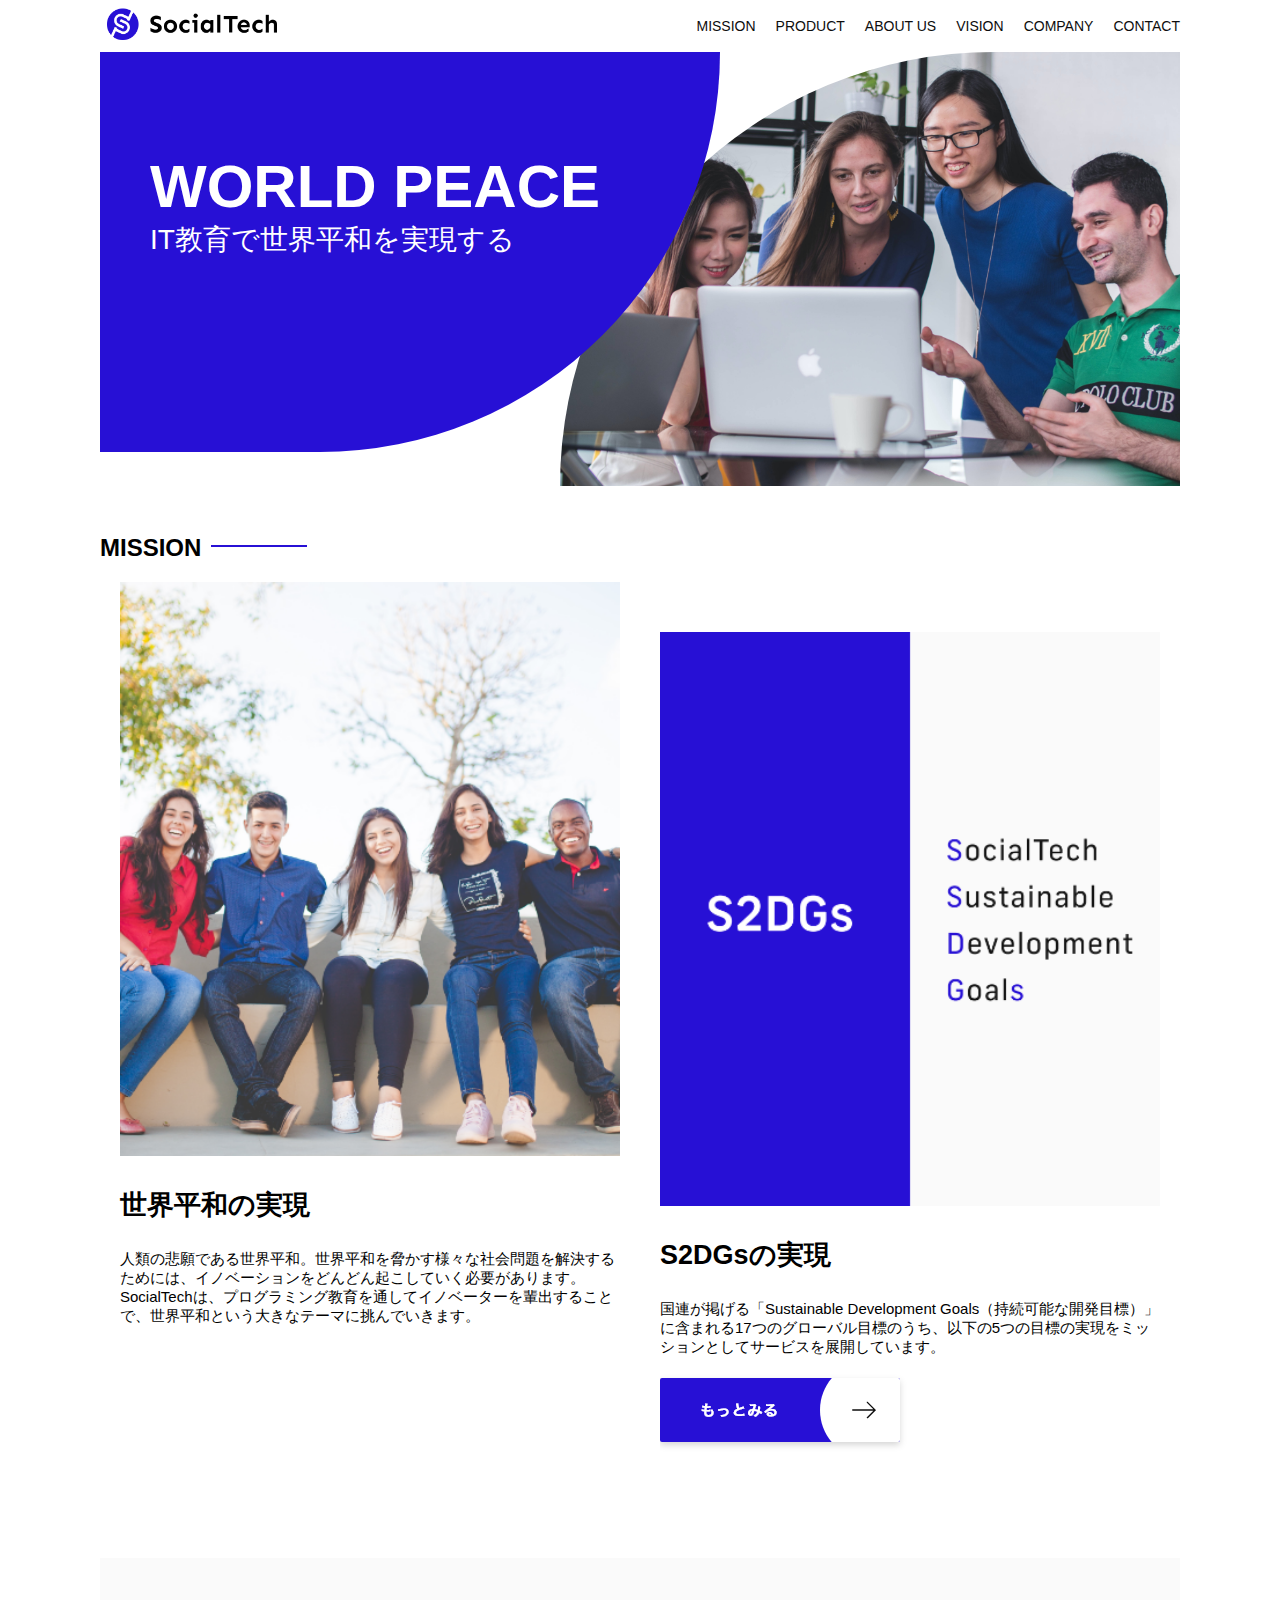
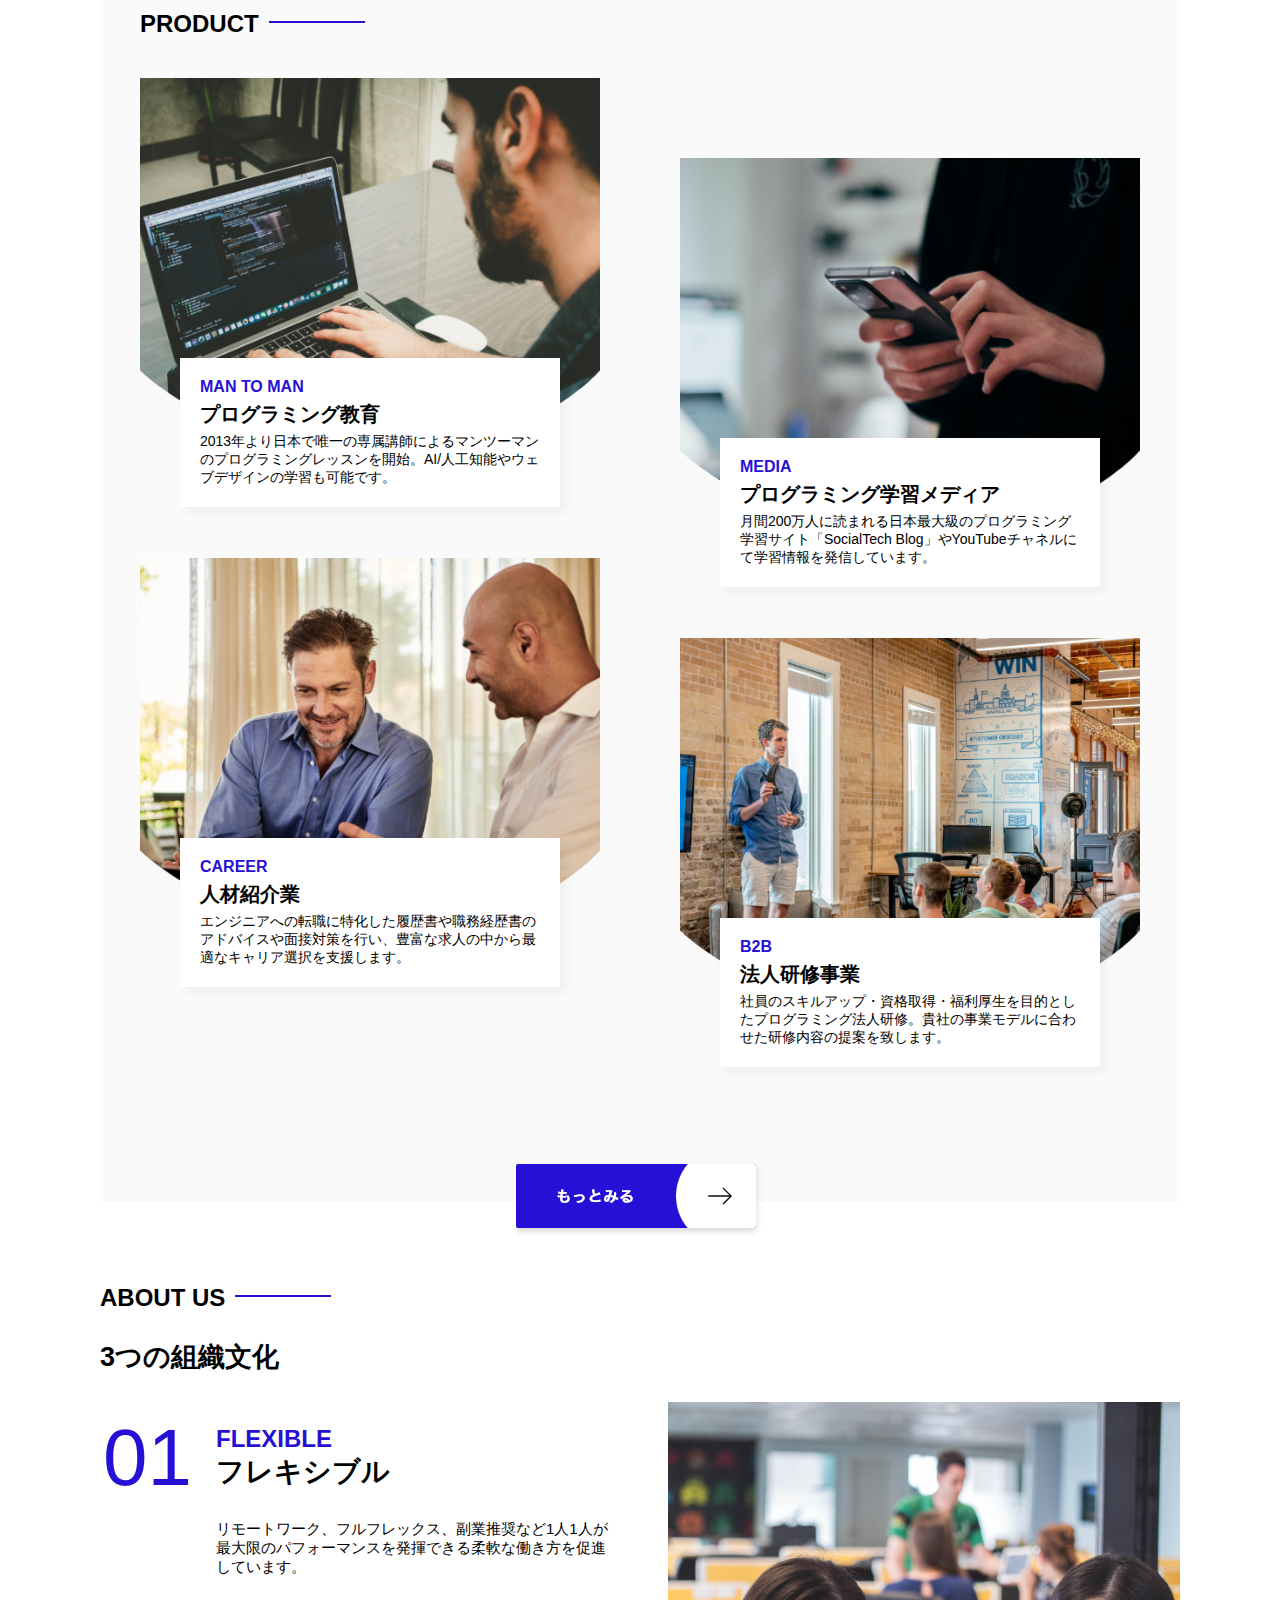
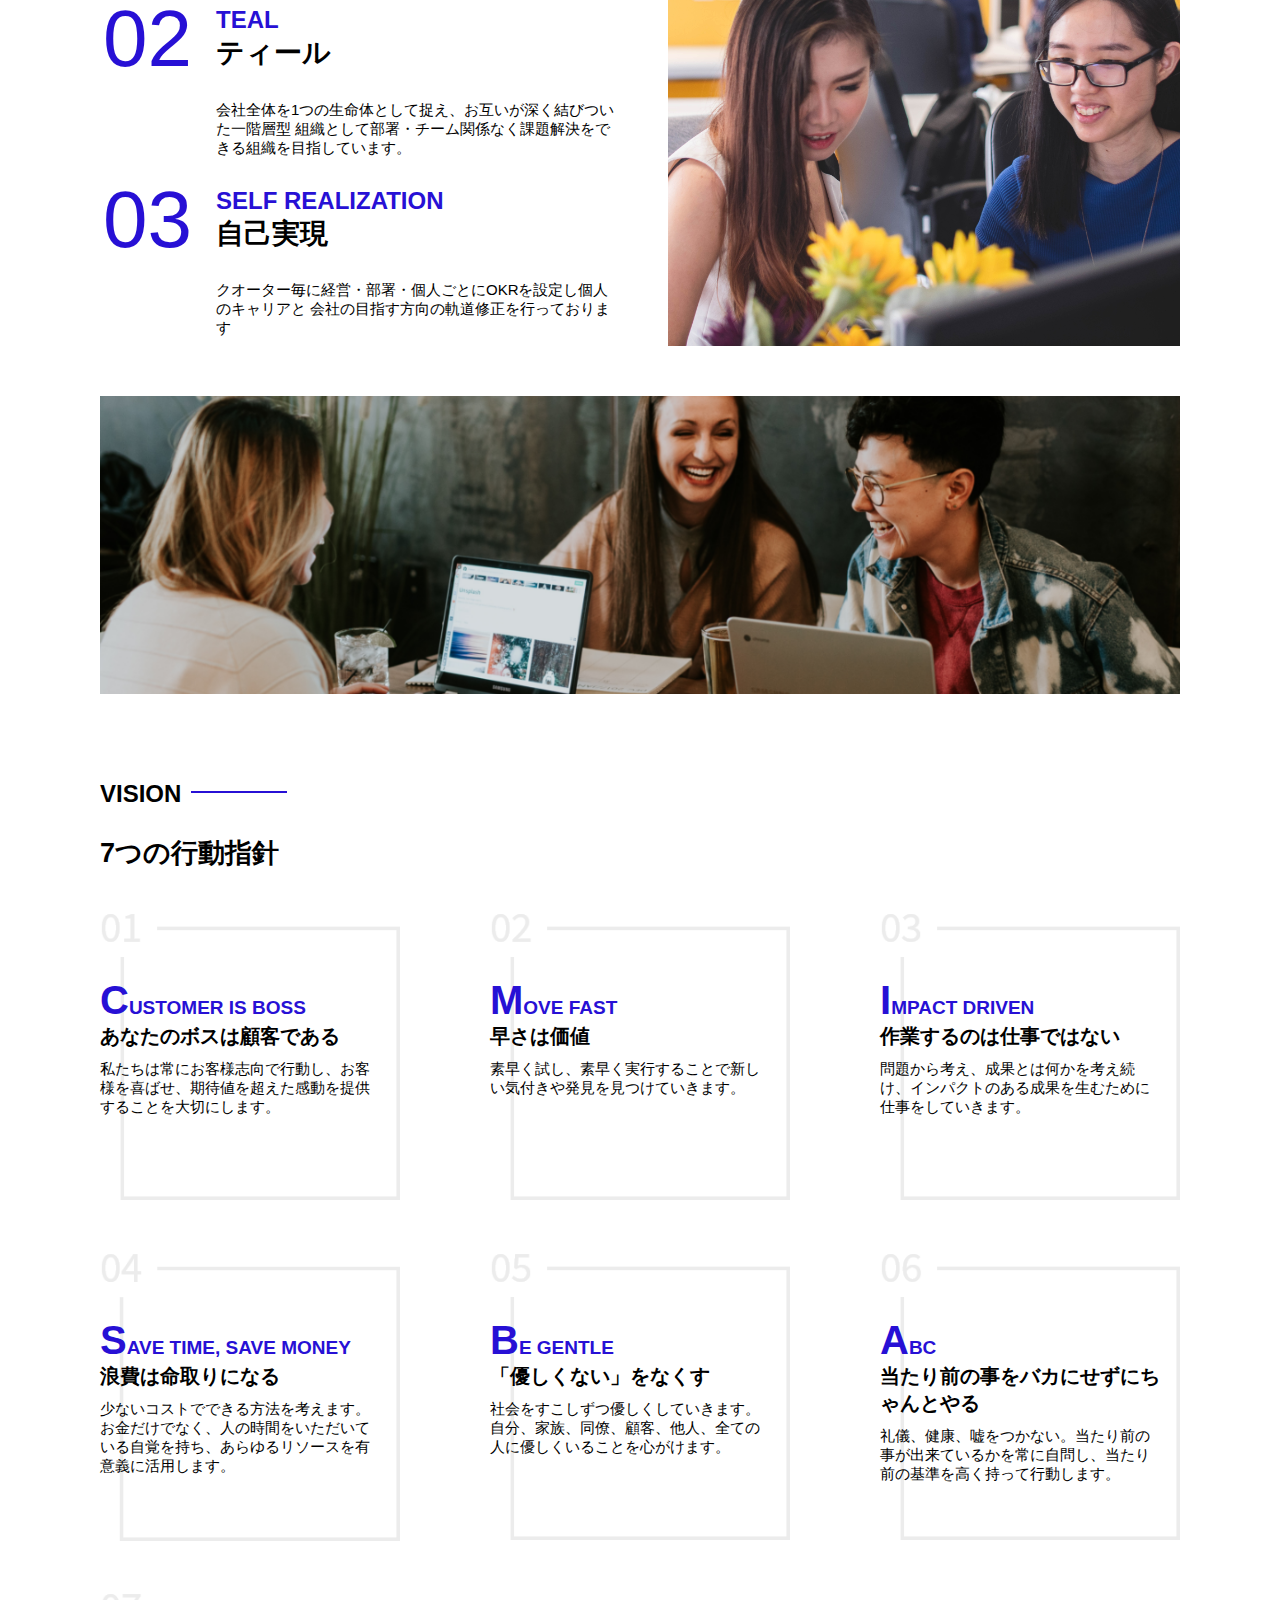
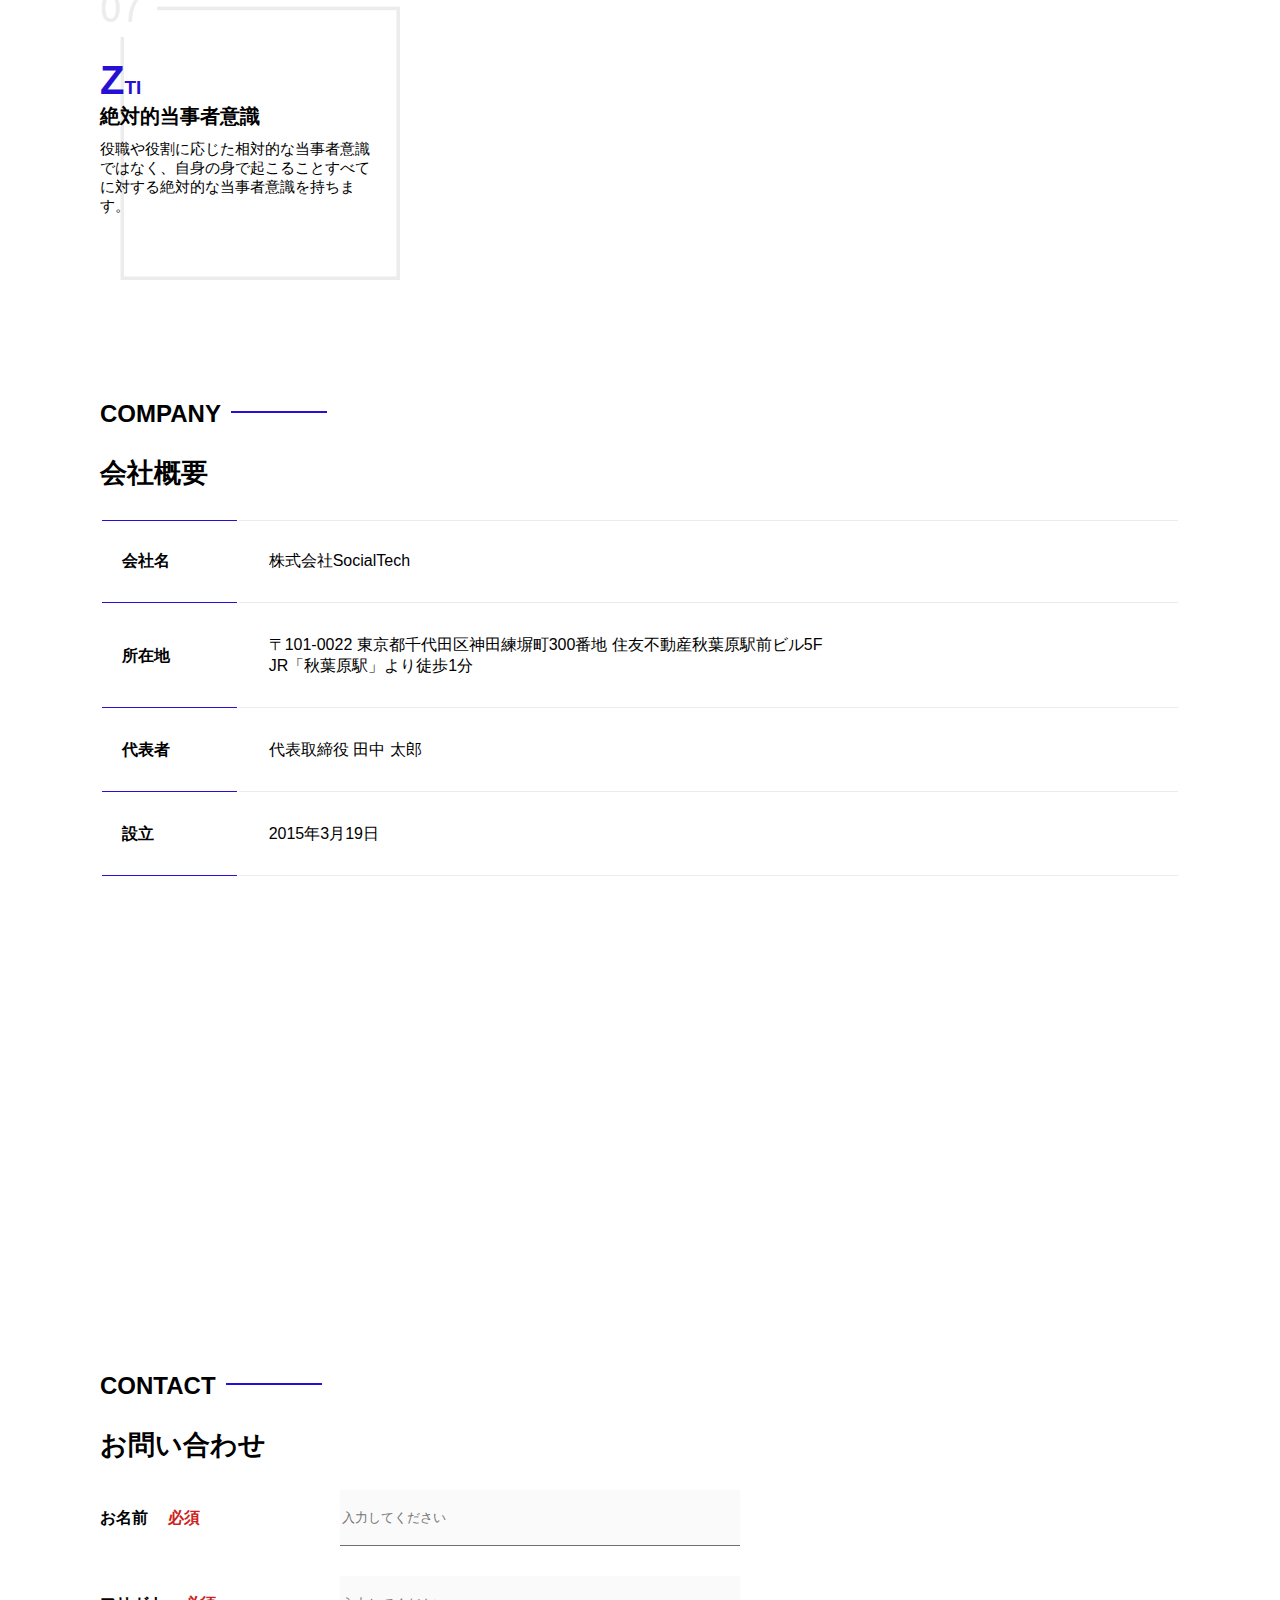
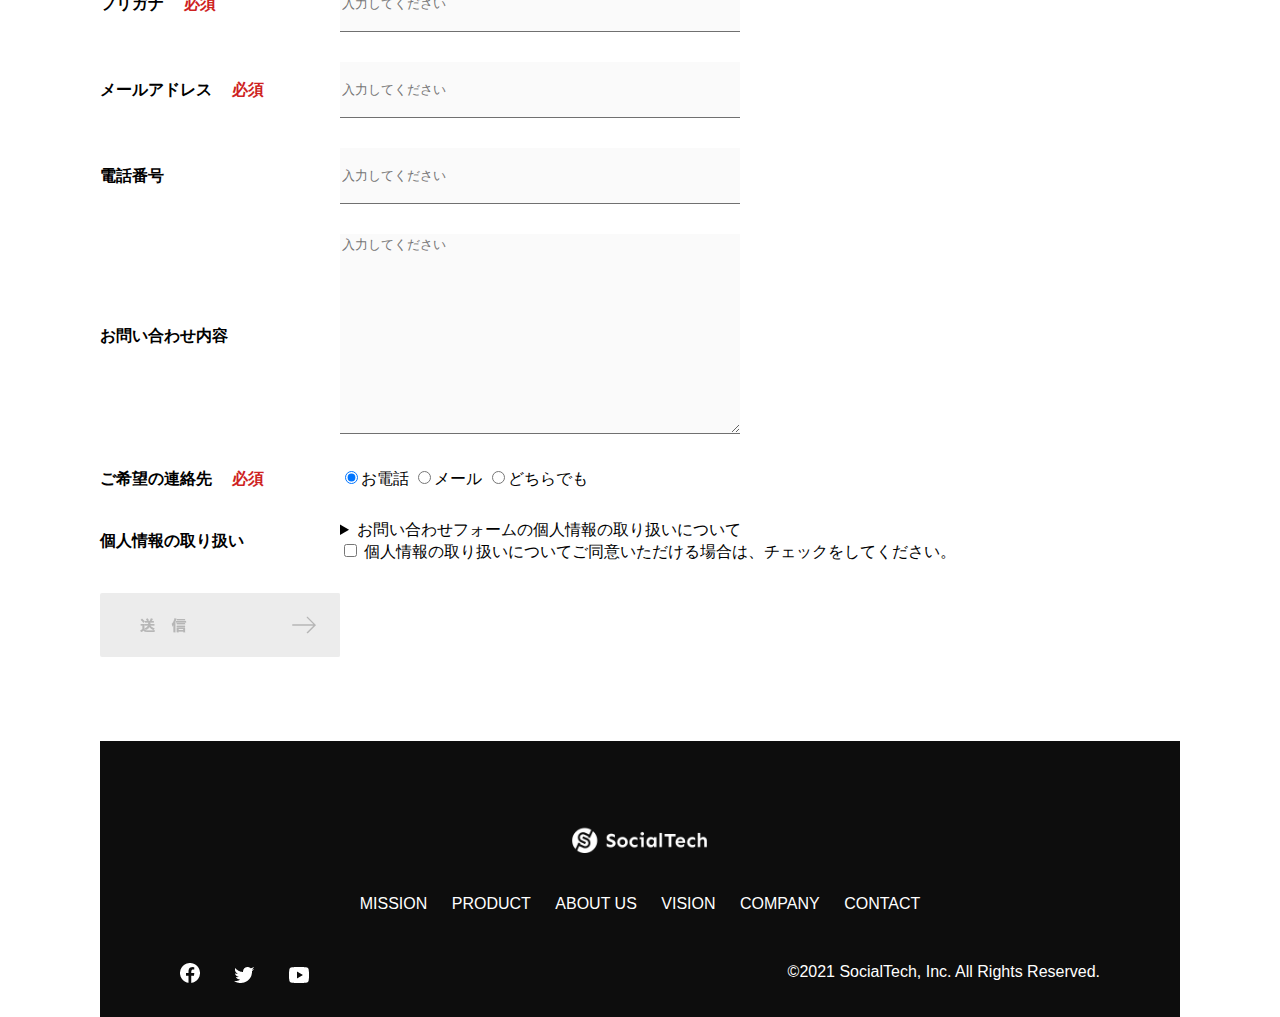
<file: SOCIALTECH2/index.html>
<!DOCTYPE html>
<html>
    <head>
        <body>
            <title>SocialTech</title>
            <meta charset="UTF-8">
            <meta name="description" content="SocialTechはEdTech業界のリーディングカンパニーを目指します。">
            <meta name="viewport" content="width=device-width, initial-scale=1.0">
            <link rel="stylesheet" href="style.css">
        </body>
        <!-- ヘッダー -->
        <header>
            <div>
                <div id="logo">
                    <a href="index.html"><img src="images/logo.png" alt="SocialTechロゴ"></a> 
                </div>
                <!-- PC用ナビゲーション -->
                <nav id="nav-pc">
                    <ul>
                        <li><a href="mission.html">MISSION</a></li>
                        <li><a href="product.html">PRODUCT</a></li>
                        <li><a href="index.html#aboutus">ABOUT US</a></li>
                        <li><a href="index.html#vision">VISION</a></li>
                        <li><a href="index.html#company">COMPANY</a></li>
                        <li><a href="index.html#contact">CONTACT</a></li>
                    </ul>
                </nav> 
                <!-- スマホ用メニューボタン -->
                <img id="menu-sp" src="images/button-menu.png" alt="ナビゲーションを開く" onclick="document.getElementById('nav-sp').style.display = 'block'">   
                <!-- スマホ用ナビゲーション -->
                <nav id="nav-sp">
                    <img id="close" src="images/button-close.png" alt="ナビゲーションを閉じる" onclick="document.getElementById('nav-sp').style.display= 'none'">
                    <a id="logo-sp" href="index.html" onclick="document.getElementById('nav-sp').style.display= 'none'">
                        <img src="images/logo-sp.png" alt="トップページに戻る"></a>
                    <a class="menu" href="mission.html" onclick="document.getElementById('nav-sp').style.display= 'none'">MISSION</a>
                    <a class="menu" href="product.html" onclick="document.getElementById('nav-sp').style.display= 'none'">PRODUCT</a>
                    <a class="menu" href="index.html#aboutus" onclick="document.getElementById('nav-sp').style.display= 'none'">ABOUT US</a>
                    <a class="menu" href="index.html#vision" onclick="document.getElementById('nav-sp').style.display= 'none'">VISION</a>
                    <a class="menu" href="index.html#company" onclick="document.getElementById('nav-sp').style.display= 'none'">COMPANY</a>
                    <a class="menu" href="index.html#contact" onclick="document.getElementById('nav-sp').style.display= 'none'">CONTACT</a>
                    <div id="sns">
                        <a href="https://www.facebook.com/sejuku2013"><img src="images/button-facebook.png" alt="Facebookのリンク"></a>
                        <a href="https://twitter.com/samuraijuku"><img src="images/button-twitter.png" alt="Twitterのリンク"></a>
                        <a href="https://www.youtube.com/channel/UCCFOQO5aDK0xXam4cUQXT8g"><img src="images/button-youtube.png" alt="YouTubeのリンク"></a>
                    </div>
                  </nav>
            </div>     
        </header>
        <main>
            <article>
                <!-- メインビジュアル -->
                <section id="main-visual">
                    <div id="main-message">
                        <h1>WORLD PEACE</h1>
                        <p>IT教育で世界平和を実現する</p>
                    </div>
                    <div><img id="main-photo" src="images/index/index-main.png" alt="PCの前で談笑する4人"></div>
                </section>
                <!-- ミッション -->
                <section id="mission">
                    <h2 class="index-h2">MISSION</h2>
                    <div id="mission-flex">
                        <div>
                            <img id="mission-photo" src="images/index/index-mission.png" alt="肩を組む男女">
                            <h3>世界平和の実現</h3>
                            <p>人類の悲願である世界平和。世界平和を脅かす様々な社会問題を解決するためには、イノベーションをどんどん起こしていく必要があります。SocialTechは、プログラミング教育を通してイノベーターを輩出することで、世界平和という大きなテーマに挑んでいきます。</p>
                        </div>
                        <div>
                            <img id="s2dgs" src="images/index/s2dgs.png" alt="S2DGs">
                            <h3>S2DGsの実現</h3>
                            <p>国連が掲げる「Sustainable Development Goals（持続可能な開発目標）」に含まれる17つのグローバル目標のうち、以下の5つの目標の実現をミッションとしてサービスを展開しています。</p>
                            <a href="mission.html">
                                <img src="images/button-more.png" alt="もっとみる">
                            </a>
                        </div>
                    </div>
                </section>
                <section id="product">
                    <h2 class="index-h2">PRODUCT</h2>
                    <div>
                        <div id="product-left">                          
                            <div>
                                <img class="product-photo" src="images/index/index-mantoman.png" alt="パソコンに向かう男性">
                                <div class="product-explain">
                                   <span>MAN TO MAN</span>
                                   <h3>プログラミング教育</h3>
                                   <p>2013年より日本で唯一の専属講師によるマンツーマンのプログラミングレッスンを開始。AI/人工知能やウェブデザインの学習も可能です。</p>
                                </div> 
                            </div>
                            <div>
                                <img class="product-photo" src="images/index/index-career.png" alt="2人で話す男性">
                                <div class="product-explain">
                                   <span>CAREER</span>
                                   <h3>人材紹介業</h3>
                                   <p>エンジニアへの転職に特化した履歴書や職務経歴書のアドバイスや面接対策を行い、豊富な求人の中から最適なキャリア選択を支援します。</p>
                                </div>
                            </div>
                        </div>
                        <div id="product-right">
                            <div>
                                <img class="product-photo" src="images/index/index-media.png" alt="スマートフォンを操作する人">
                                <div class="product-explain">
                                   <span>MEDIA</span>
                                   <h3>プログラミング学習メディア</h3>
                                    <p>月間200万人に読まれる日本最大級のプログラミング学習サイト「SocialTech Blog」やYouTubeチャネルにて学習情報を発信しています。</p>
                                </div>
                            </div>
                            <div>
                                <img class="product-photo" src="images/index/index-b2b.png" alt="セミナーで話す男性">
                                <div class="product-explain">
                                  <span>B2B</span>
                                  <h3>法人研修事業</h3>
                                  <p>社員のスキルアップ・資格取得・福利厚生を目的としたプログラミング法人研修。貴社の事業モデルに合わせた研修内容の提案を致します。</p>
                                </div>
                            </div>
                        </div>
                    </div>
                    <div> 
                        <a id="product-more" href="product.html">
                            <img src="images/button-more.png" alt="もっとみる">
                        </a>
                    </div>
                </section>
                <section id="aboutus">
                    <h2 class="index-h2">ABOUT US</h2>
                    <h3>3つの組織文化</h3>
                    <div>
                        <table id="culture-table">
                            <tr>
                              <td>
                                <span class="culture-num">01</span>
                              </td>
                              <td>
                                <span class="culture-en">FLEXIBLE</span>
                                <span class="culture-jp">フレキシブル</span>
                              </td>
                            </tr>
                            <tr>
                                <td>
                                   <!-- 空白のセル -->
                                </td>
                                <td>
                                   <p class="culture-explain">リモートワーク、フルフレックス、副業推奨など1人1人が最大限のパフォーマンスを発揮できる柔軟な働き方を促進しています。</p>
                                </td>
                            </tr>
                            <tr>
                                <td>
                                    <span class="culture-num">02</span>
                                </td>
                                <td>
                                    <span class="culture-en">TEAL</span>
                                    <span class="culture-jp">ティール</span>
                                </td>
                            </tr>
                            <tr>
                                <td>
                                    <!-- 空白のセル -->
                                </td>
                                <td>
                                    <p class="culture-explain">会社全体を1つの生命体として捉え、お互いが深く結びついた一階層型 組織として部署・チーム関係なく課題解決をできる組織を目指しています。</p>
                                </td>
                            </tr>
                            <tr>
                                <td>
                                    <span class="culture-num">03</span>
                                </td>
                                <td>
                                    <span class="culture-en">SELF REALIZATION</span>
                                    <span class="culture-jp">自己実現</span>
                                </td>
                            </tr>
                            <tr>
                                <td>
                                    <!-- 空のセル -->
                                </td>
                                <td>
                                    <p class="culture-explain">クオーター毎に経営・部署・個人ごとにOKRを設定し個人のキャリアと 会社の目指す方向の軌道修正を行っております</p>
                                </td>
                            </tr>
                        </table>
                        <img class="culture-img" src="images/index/index-aboutus1.png" alt="PCの前で話をする2人の女性">
                    </div>  
                        <img class="culture-img2" src="images/index/index-aboutus2.png" alt="談笑する3人">
                </section>
                <section id="vision">
                    <h2 class="index-h2">VISION</h2>
                    <h3>7つの行動指針</h3>
                    <div>
                        <div class="vision-box">
                            <img src="images/index/vision-01.png" alt="01">
                            <span>
                                <h4>CUSTOMER IS BOSS</h4>
                                <h5>あなたのボスは顧客である</h5>
                                <p>私たちは常にお客様志向で行動し、お客様を喜ばせ、期待値を超えた感動を提供することを大切にします。</p>
                            </span>
                        </div>
                        <div class="vision-box">
                            <img src="images/index/vision-02.png" alt="02">
                            <span>
                                <h4>MOVE FAST</h4>
                                <h5>早さは価値</h5>
                                <p>素早く試し、素早く実行することで新しい気付きや発見を見つけていきます。</p>
                            </span>
                        </div>
                        <div class="vision-box">
                            <img src="images/index/vision-03.png" alt="03">
                            <span>
                                <h4>IMPACT DRIVEN</h4>
                                <h5>作業するのは仕事ではない</h5>
                                <p>問題から考え、成果とは何かを考え続け、インパクトのある成果を生むために仕事をしていきます。</p>
                            </span>
                        </div>
                        <div class="vision-box">
                            <img src="images/index/vision-04.png" alt="04">
                            <span>
                                <h4>SAVE TIME, SAVE MONEY</h4>
                                <h5>浪費は命取りになる</h5>
                                <p>少ないコストでできる方法を考えます。お金だけでなく、人の時間をいただいている自覚を持ち、あらゆるリソースを有意義に活用します。</p>
                            </span>
                        </div>
                        <div class="vision-box">
                            <img src="images/index/vision-05.png" alt="05">
                            <span>
                                <h4>BE GENTLE</h4>
                                <h5>「優しくない」をなくす</h5>
                                <p>社会をすこしずつ優しくしていきます。自分、家族、同僚、顧客、他人、全ての人に優しくいることを心がけます。</p>
                            </span>
                        </div>
                        <div class="vision-box">
                            <img src="images/index/vision-06.png" alt="06">
                            <span>
                                <h4>ABC</h4>
                                <h5>当たり前の事をバカにせずにちゃんとやる</h5>
                                <p>礼儀、健康、嘘をつかない。当たり前の事が出来ているかを常に自問し、当たり前の基準を高く持って行動します。</p>
                            </span>
                        </div>
                        <div class="vision-box">
                            <img src="images/index/vision-07.png" alt="07">
                            <span>
                                <h4>ZTI</h4>
                                <h5>絶対的当事者意識</h5>
                                <p>役職や役割に応じた相対的な当事者意識ではなく、自身の身で起こることすべてに対する絶対的な当事者意識を持ちます。</p>
                            </span>
                        </div>
                    </div>
                </section>
                <!-- 会社概要 -->
                <section id="company">
                    <h2 class="index-h2">COMPANY</h2>
                    <h3>会社概要</h3>
                    <table id="company-table">
                        <tr>
                            <th class="tableheader tableheader-first">会社名</th>
                            <td class="cell cell-first">株式会社SocialTech</td>
                        </tr>
                        <tr>
                            <th class="tableheader">所在地</th>
                            <td class="cell">〒101-0022 東京都千代田区神田練塀町300番地 住友不動産秋葉原駅前ビル5F<br>
                                JR「秋葉原駅」より徒歩1分</td>
                        </tr>
                        <tr>
                            <th class="tableheader">代表者</th>
                            <td class="cell">代表取締役 田中 太郎</td>
                        </tr>
                        <tr>
                            <th class="tableheader">設立</th>
                            <td class="cell">2015年3月19日</td>
                        </tr>
                    </table>
                    <iframe 
                        src="https://www.google.com/maps/embed?pb=!1m14!1m8!1m3!1d12960.275416078066!2d139.7746526!3d35.6999232!3m2!1i1024!2i768!4f13.1!3m3!1m2!1s0x60188fee13660e23%3A0x77137876edf742ac!2z5L2P5Y-L5LiN5YuV55Sj56eL6JGJ5Y6f6aeF5YmN44OT44Or!5e0!3m2!1sja!2sjp!4v1725884398515!5m2!1sja!2sjp" width="600" height="450" 
                        style="border:0;" allowfullscreen="" loading="lazy" referrerpolicy="no-referrer-when-downgrade">
                    </iframe>
                </section>
                <section id="contact">
                    <h2 class="index-h2">CONTACT</h2>
                    <h3>お問い合わせ</h3>
                    <form>
                        <div>
                            <div class="contact-heading">
                                <label class="contact-label">お名前<span class="contact-span">必須</span></label>
                            </div>
                            <div>
                                <input type="text" name="name" placeholder="入力してください" class="contact-textbox">
                            </div>
                        </div>
                        <div>
                            <div class="contact-heading">
                                <label class="contact-label">フリガナ<span class="contact-span">必須</span></label>
                            </div>
                            <div>
                                <input type="text" name="hurigana" placeholder="入力してください" class="contact-textbox">
                            </div>
                        </div>
                        <div>
                            <div class="contact-heading">
                                <label class="contact-label">メールアドレス<span class="contact-span">必須</span></label>
                            </div>
                            <div>
                                <input type="text" name="email" placeholder="入力してください" class="contact-textbox">
                            </div>
                        </div>
                        <div>
                            <div class="contact-heading">
                                <label class="contact-label">電話番号</label>
                            </div>
                            <div>
                                <input type="text" name="tel" placeholder="入力してください" class="contact-textbox">
                            </div>
                        </div>
                        <div>
                            <div class="contact-heading">
                                <label class="contact-label">お問い合わせ内容</label>
                            </div>
                            <div>
                                <textarea class="contact-textarea" name="message" placeholder="入力してください"></textarea>
                            </div>
                        </div>
                        <div>
                            <div class="contact-heading">
                                <label class="contact-label">ご希望の連絡先<span class="contact-span">必須</span></label>
                            </div>
                            <div>
                                <input type="radio" value="tel" name="contact" class="radiobutton" checked><label>お電話</label>
                                <input type="radio" value="email" name="contact" class="radiobutton"><label>メール</label>
                                <input type="radio" value="both" name="contact" class="radiobutton"><label>どちらでも</label>
                            </div>
                      </div>
                      <div>
                        <div class="contact-heading">
                            <label class="contact-label">個人情報の取り扱い</label>
                        </div>
                        <div>
                            <details>
                                <summary>お問い合わせフォームの個人情報の取り扱いについて</summary>
                                <div>
                                    <span>１．組織の名称又は氏名</span><br>
                                    株式会社SocialTech<br><br>
                                    <span>２．個人情報保護管理者（若しくはその代理人）の氏名又は職名、所属及び連絡先
                                        鈴木 一郎 コーポレート部</span><br>
                                        メールアドレス：samurai@example.com<br>
                                        TEL：03-1234-5678<br>
                                        <span>３．個人情報の利用目的</span><br>
                                        ・本サービス及び本サービスに関連する情報の提供又はそれらに関する連絡のため<br>
                                        ・ユーザーの本人確認のため<br>
                                        ・当社サービスのご案内のため<br>
                                        ・当社の商品等の広告または宣伝（電子メールによるものを含むものとします。）<br><br>
                                        <span>４．個人情報の取り扱い業務の委託</span><br>
                                        個人情報の取扱業務の全部または一部を外部に業務委託する場合があります。<br>
                                        その際、弊社は、個人情報を適切に保護できる管理体制を敷き実行していることを条件として<br>
                                        委託先を厳選したうえで、機密保持契約を委託先と締結し、お客様の個人情報を厳密に管理させます。<br><br>
                                        <span>５．個人情報の開示等の請求</span><br>
                                        お客様は、弊社に対してご自身の個人情報の開示等（利用目的の通知、開示、内容の訂正・追加・削除、利用の停止または消去、第三者への提供の停止）に関して、当社問合わせ窓口に申し出ることができます。<br>
                                        その際、弊社はお客様ご本人を確認させていただいたうえで、合理的な期間内に対応いたします。<br><br>
                                        なお、個人情報に関する弊社問合わせ先は、次の通りです。<br><br>
                                        株式会社SocialTech　個人情報問合せ窓口<br>
                                        〒101-0022 東京都千代田区神田練塀町300番地 住友不動産秋葉原駅前ビル5F<br>
                                        メールアドレス：samurai@example.com　TEL：03-1234-5678<br><br>
                                        <span>６．個人情報を提供されることの任意性について</span><br><br>
                                        お客様がご自身の個人情報を弊社に提供されるか否かは、お客様のご判断によりますが、もしご提供されない場合には、適切なサービスが提供できない場合がありますので予めご了承ください。
                                </div>
                            </details>
                            <input type="checkbox" name="agree">
                            <span>個人情報の取り扱いについてご同意いただける場合は、チェックをしてください。</span>
                        </div>
                     </div>
                     <input type="image" src="images/button-submit.png" alt="送信する">
                   </form>
                </section>
            </article>
            <footer>
                <div id="footer-logo">
                    <img src="images/logo-sp.png" alt="フッターロゴ">
                </div>
                <div id="footer-link">
                    <a href="mission.html">MISSION</a>
                    <a href="product.html">PRODUCT</a>
                    <a href="index.html#aboutus">ABOUT US</a>
                    <a href="index.html#vision">VISION</a>
                    <a href="index.html#company">COMPANY</a>
                    <a href="index.html#contact">CONTACT</a>
                </div>
                <div id="sns-footer">
                    <a href="https://www.facebook.com/sejuku2013"><img src="images/button-facebook.png" alt=""></a>
                    <a href="https://x.com/samuraijuku"><img src="images/button-twitter.png" alt=""></a>
                    <a href="https://www.youtube.com/channel/UCCFOQO5aDK0xXam4cUQXT8g"><img src="images/button-youtube.png" alt=""></a>
                    <span id="copyright">&copy;2021 SocialTech, Inc. All Rights Reserved. </span>
                </div>
            </footer>
        </main>
    </head>
</html>
</file>
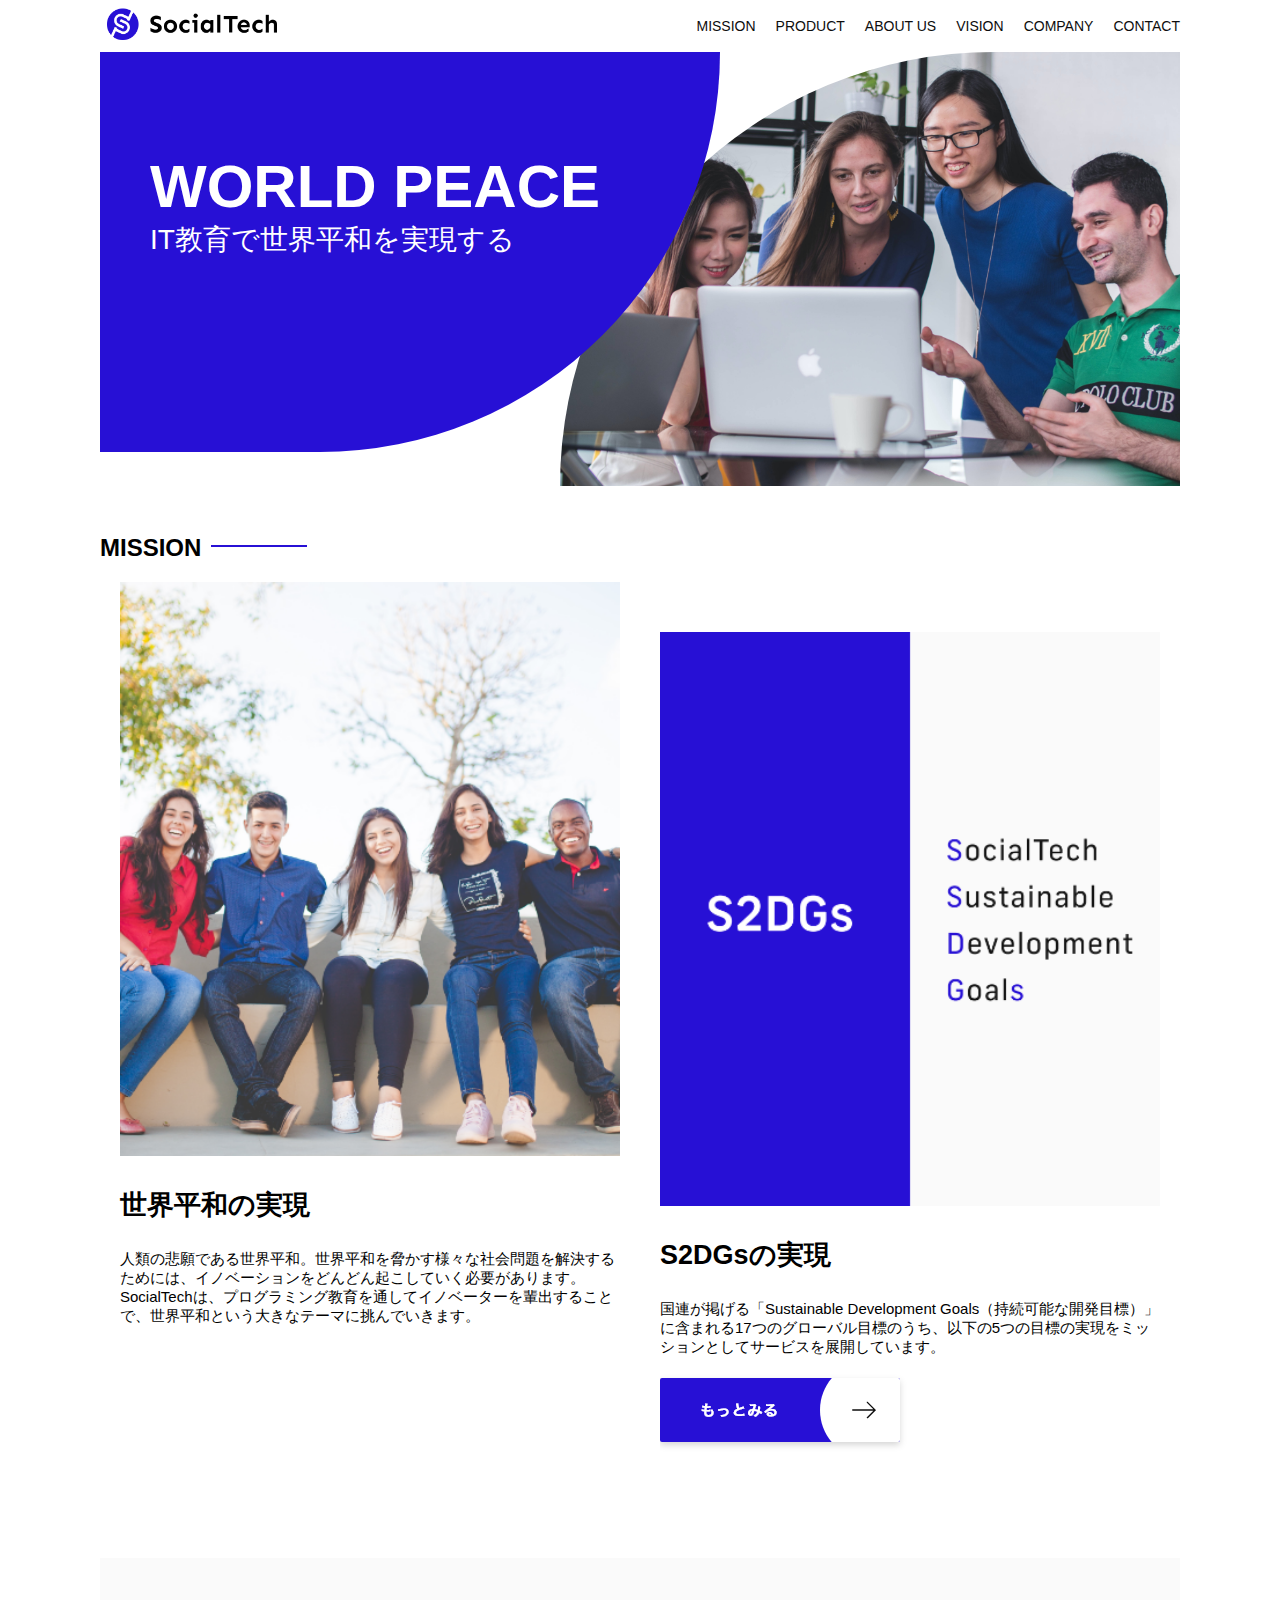
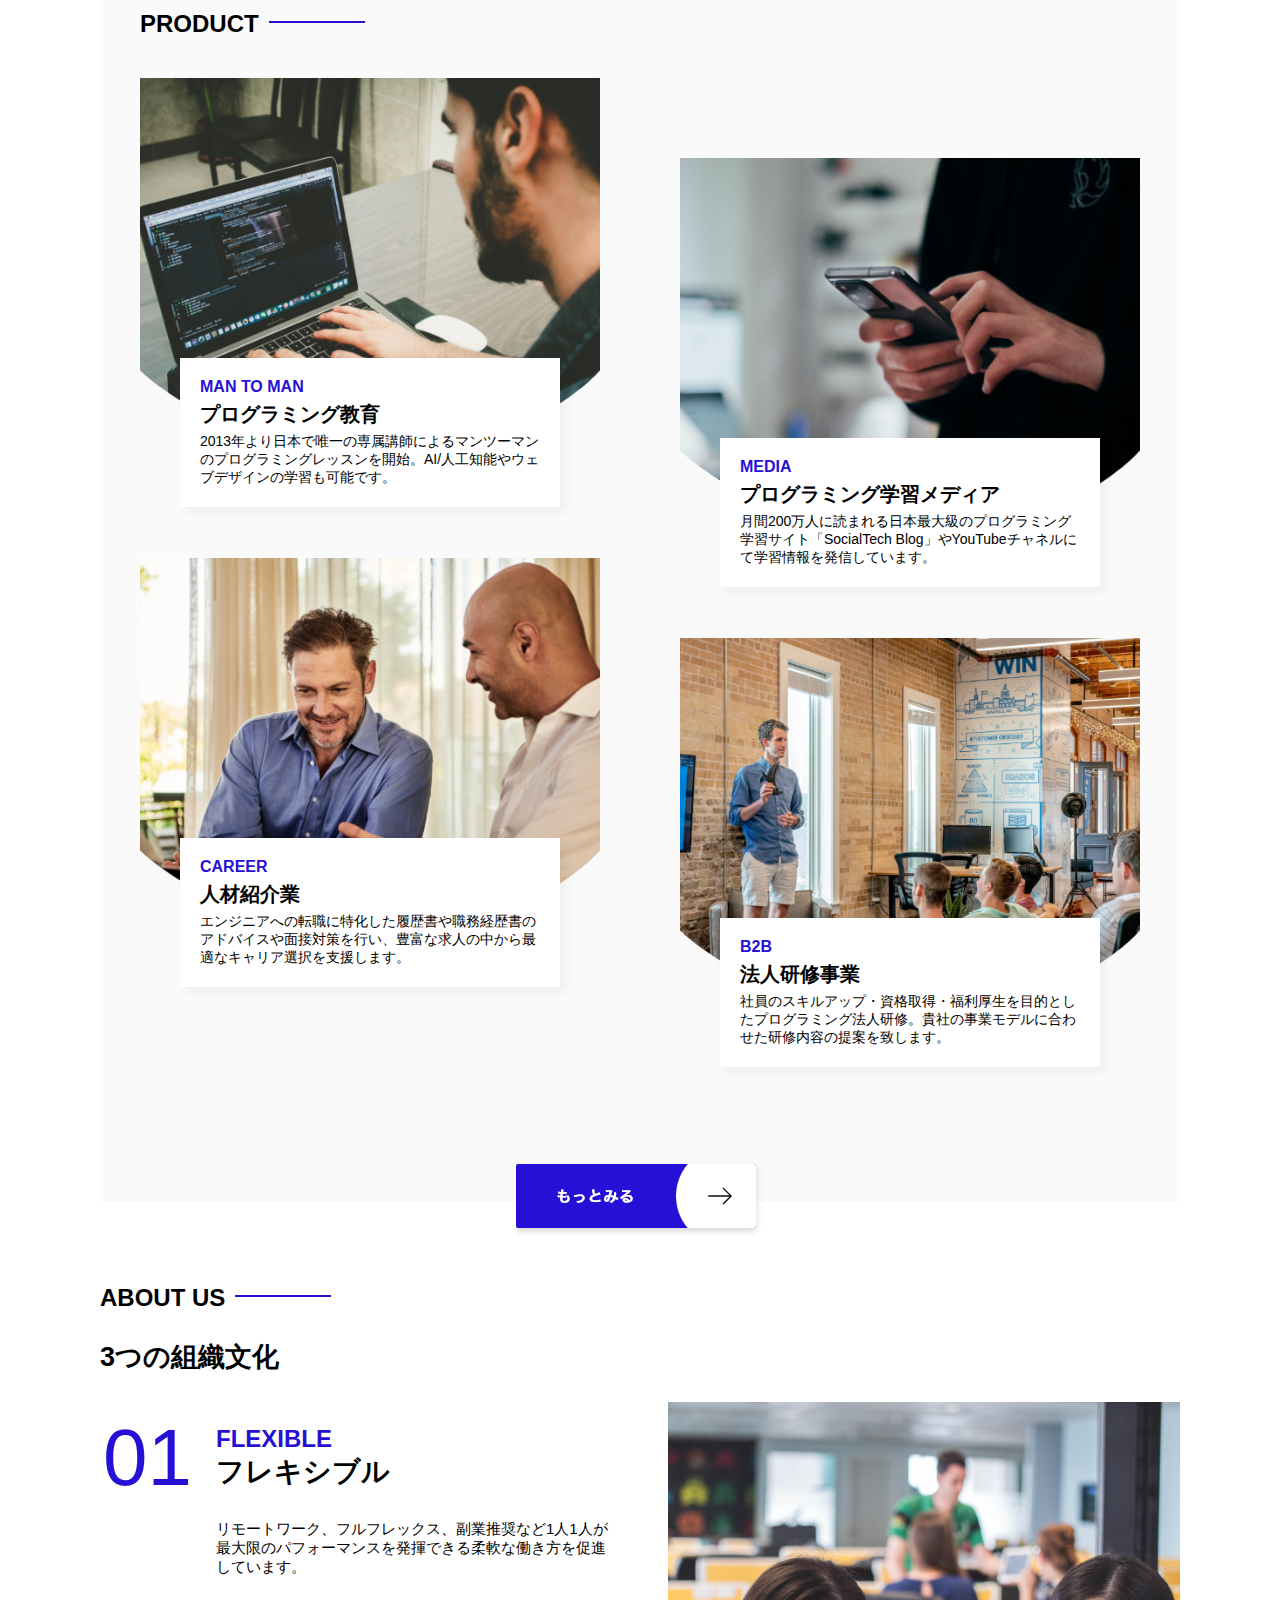
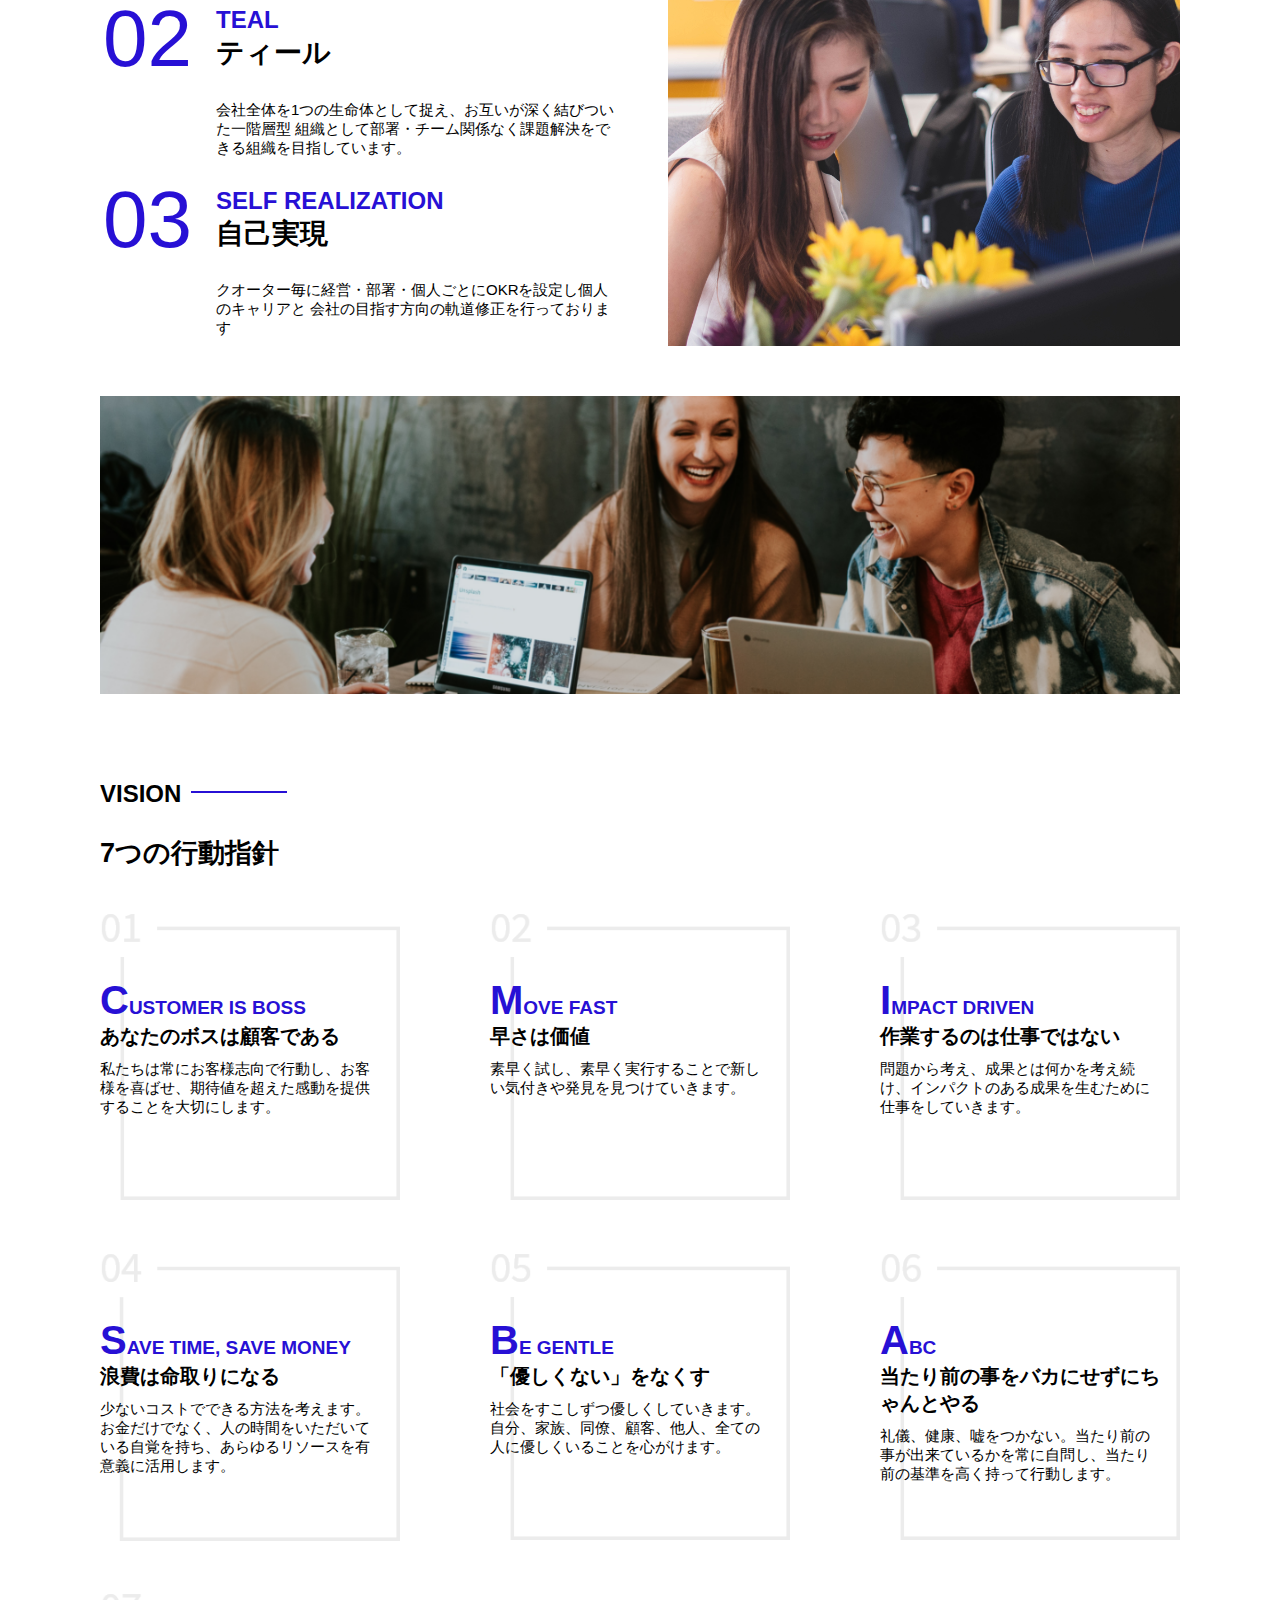
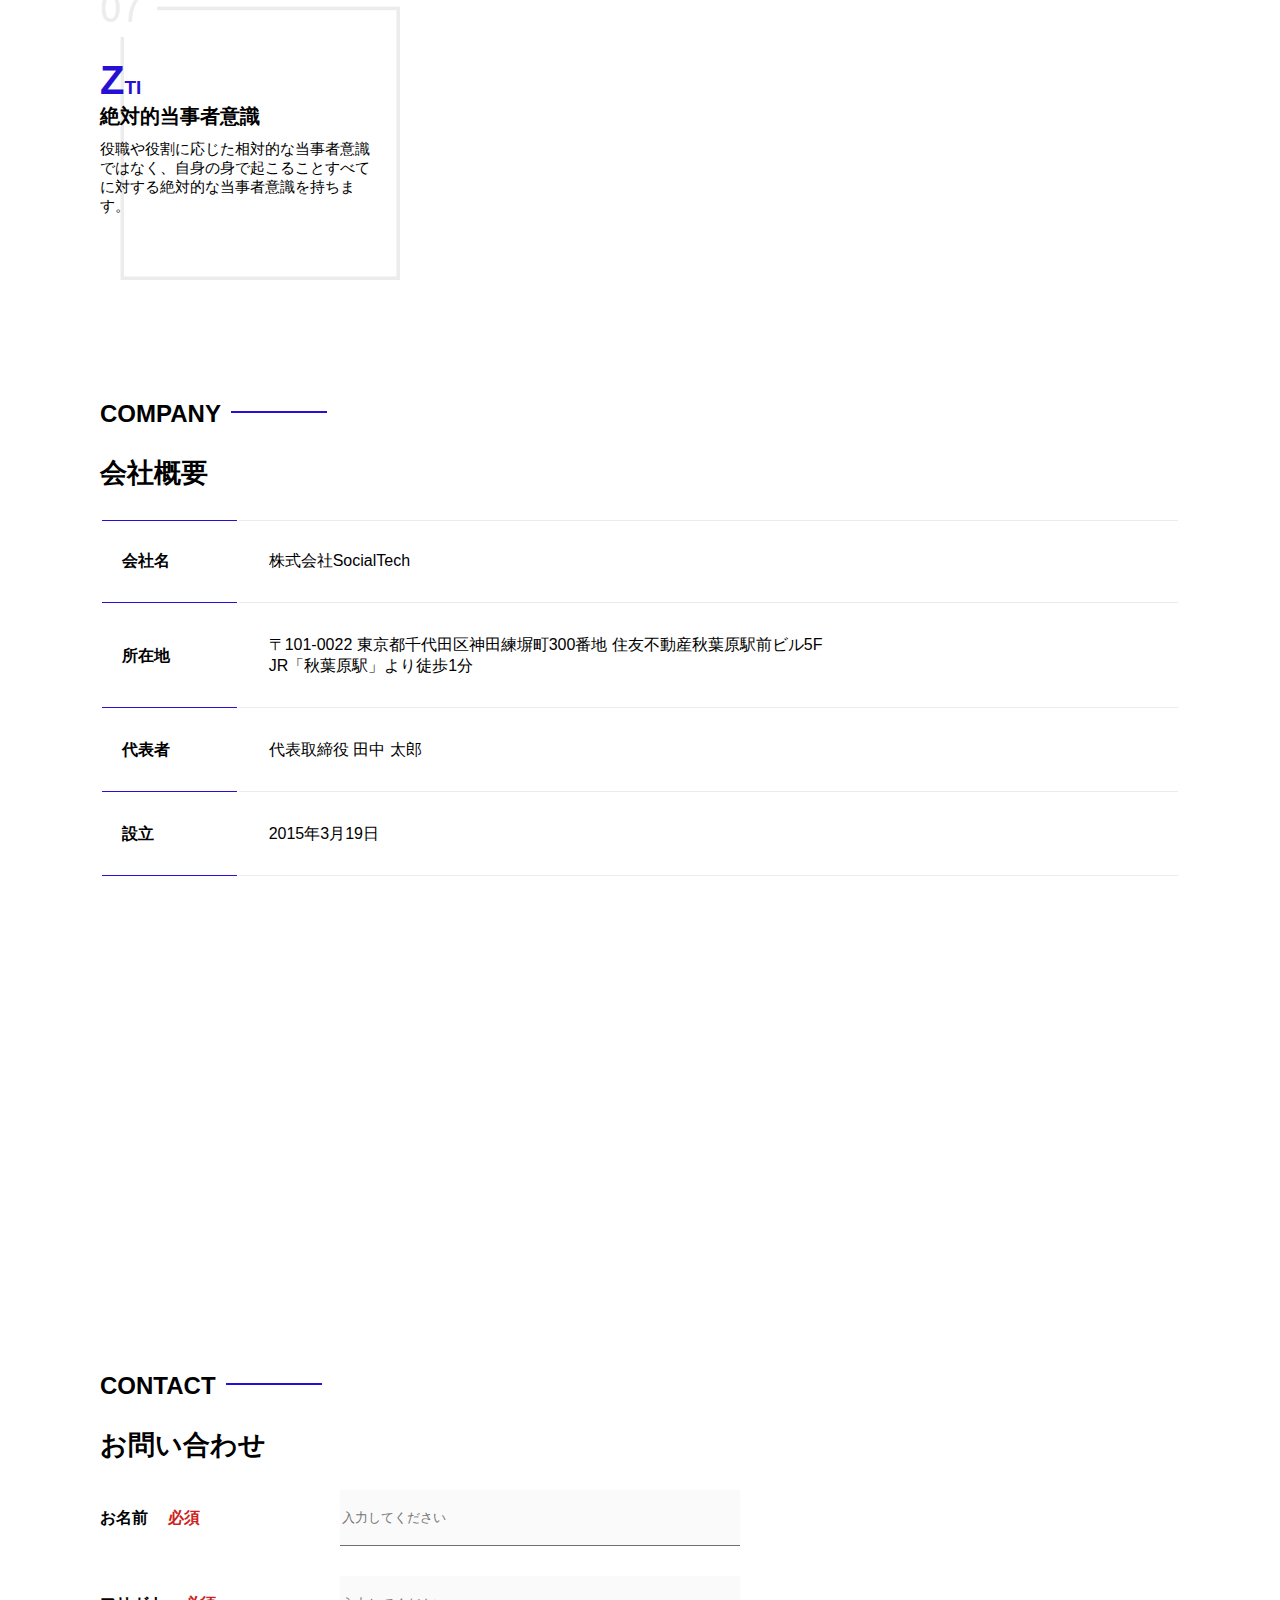
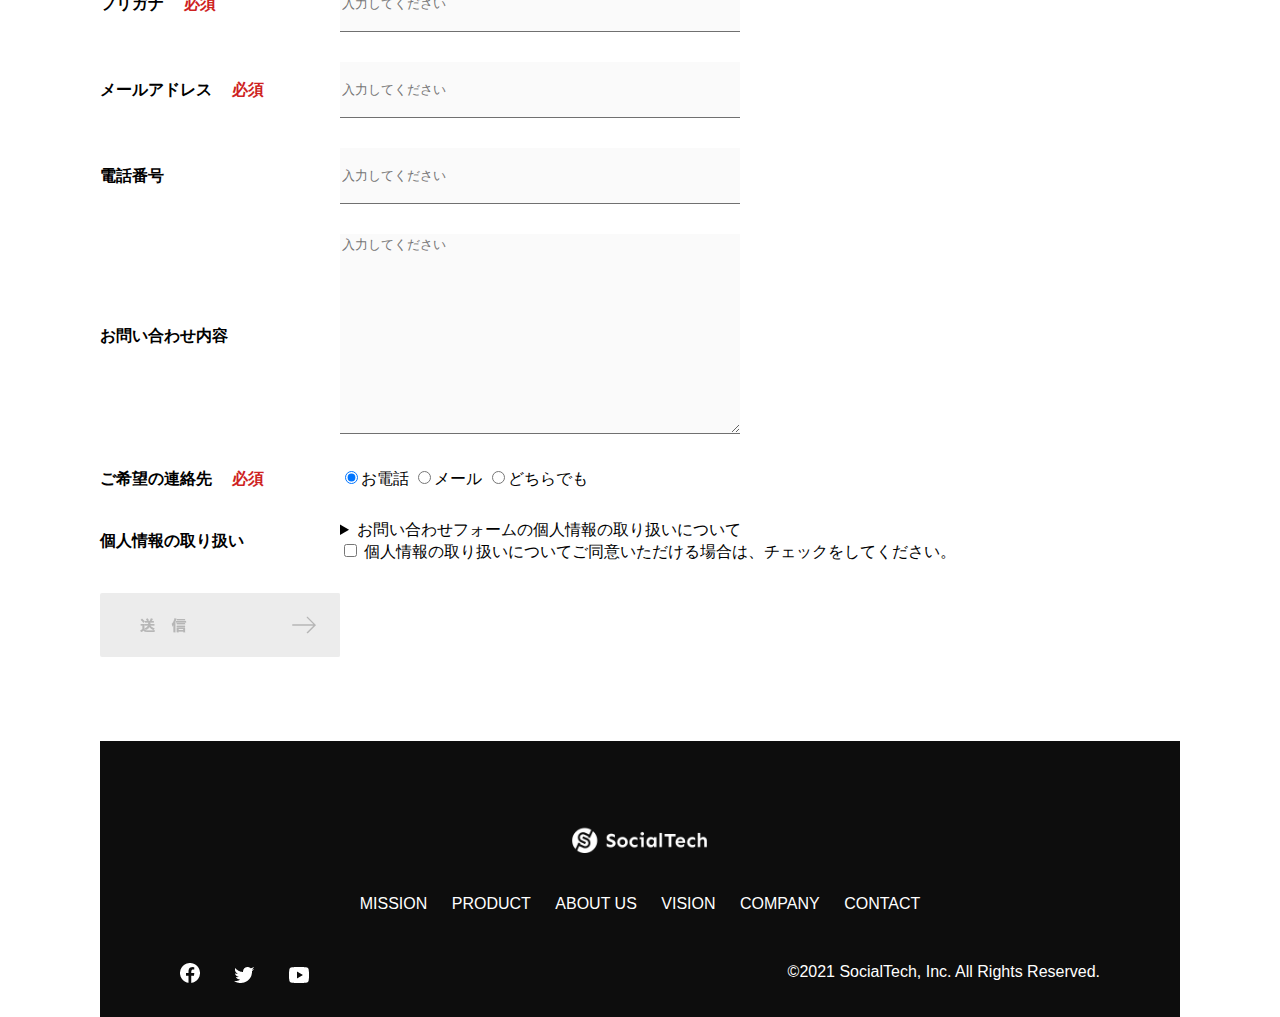
<file: SOCIALTECH2_2/index.html>
<!DOCTYPE html>
<html>
    <head>
        <title>SocialTech</title>
        <meta charset="UTF-8">
        <meta name="description" content="SocialTechはEdTech業界のリーディングカンパニーを目指します。">
        <meta name="viewport" content="width=device-width, initial-scale=1.0">
        <link rel="stylesheet" href="style.css">
    </head>

    <body>
        <!-- ヘッダー -->
        <header>
            <div>
                <div id="logo">
                    <a href="index.html"><img src="images/logo.png" alt="SocialTechロゴ"></a> 
                </div>
                <!-- PC用ナビゲーション -->
                <nav id="nav-pc">
                    <ul>
                        <li><a href="mission.html">MISSION</a></li>
                        <li><a href="product.html">PRODUCT</a></li>
                        <li><a href="index.html#aboutus">ABOUT US</a></li>
                        <li><a href="index.html#vision">VISION</a></li>
                        <li><a href="index.html#company">COMPANY</a></li>
                        <li><a href="index.html#contact">CONTACT</a></li>
                    </ul>
                </nav> 
                <!-- スマホ用メニューボタン -->
                <img id="menu-sp" src="images/button-menu.png" alt="ナビゲーションを開く" onclick="document.getElementById('nav-sp').style.display = 'block'">   
                <!-- スマホ用ナビゲーション -->
                <nav id="nav-sp">
                    <img id="close" src="images/button-close.png" alt="ナビゲーションを閉じる" onclick="document.getElementById('nav-sp').style.display= 'none'">
                    <a id="logo-sp" href="index.html" onclick="document.getElementById('nav-sp').style.display= 'none'">
                        <img src="images/logo-sp.png" alt="トップページに戻る"></a>
                    <a class="menu" href="mission.html" onclick="document.getElementById('nav-sp').style.display= 'none'">MISSION</a>
                    <a class="menu" href="product.html" onclick="document.getElementById('nav-sp').style.display= 'none'">PRODUCT</a>
                    <a class="menu" href="index.html#aboutus" onclick="document.getElementById('nav-sp').style.display= 'none'">ABOUT US</a>
                    <a class="menu" href="index.html#vision" onclick="document.getElementById('nav-sp').style.display= 'none'">VISION</a>
                    <a class="menu" href="index.html#company" onclick="document.getElementById('nav-sp').style.display= 'none'">COMPANY</a>
                    <a class="menu" href="index.html#contact" onclick="document.getElementById('nav-sp').style.display= 'none'">CONTACT</a>
                    <div id="sns">
                        <a href="https://www.facebook.com/sejuku2013"><img src="images/button-facebook.png" alt="Facebookのリンク"></a>
                        <a href="https://twitter.com/samuraijuku"><img src="images/button-twitter.png" alt="Twitterのリンク"></a>
                        <a href="https://www.youtube.com/channel/UCCFOQO5aDK0xXam4cUQXT8g"><img src="images/button-youtube.png" alt="YouTubeのリンク"></a>
                    </div>
                  </nav>
            </div>     
        </header>
        <main>
            <article>
                <!-- メインビジュアル -->
                <section id="main-visual">
                    <div id="main-message">
                        <h1>WORLD PEACE</h1>
                        <p>IT教育で世界平和を実現する</p>
                    </div>
                    <div><img id="main-photo" src="images/index/index-main.png" alt="PCの前で談笑する4人"></div>
                </section>
                <!-- ミッション -->
                <section id="mission">
                    <h2 class="index-h2">MISSION</h2>
                    <div id="mission-flex">
                        <div>
                            <img id="mission-photo" src="images/index/index-mission.png" alt="肩を組む男女">
                            <h3>世界平和の実現</h3>
                            <p>人類の悲願である世界平和。世界平和を脅かす様々な社会問題を解決するためには、イノベーションをどんどん起こしていく必要があります。SocialTechは、プログラミング教育を通してイノベーターを輩出することで、世界平和という大きなテーマに挑んでいきます。</p>
                        </div>
                        <div>
                            <img id="s2dgs" src="images/index/s2dgs.png" alt="S2DGs">
                            <h3>S2DGsの実現</h3>
                            <p>国連が掲げる「Sustainable Development Goals（持続可能な開発目標）」に含まれる17つのグローバル目標のうち、以下の5つの目標の実現をミッションとしてサービスを展開しています。</p>
                            <a href="mission.html">
                                <img src="images/button-more.png" alt="もっとみる">
                            </a>
                        </div>
                    </div>
                </section>
                <section id="product">
                    <h2 class="index-h2">PRODUCT</h2>
                    <div>
                        <div id="product-left">                          
                            <div>
                                <img class="product-photo" src="images/index/index-mantoman.png" alt="パソコンに向かう男性">
                                <div class="product-explain">
                                   <span>MAN TO MAN</span>
                                   <h3>プログラミング教育</h3>
                                   <p>2013年より日本で唯一の専属講師によるマンツーマンのプログラミングレッスンを開始。AI/人工知能やウェブデザインの学習も可能です。</p>
                                </div> 
                            </div>
                            <div>
                                <img class="product-photo" src="images/index/index-career.png" alt="2人で話す男性">
                                <div class="product-explain">
                                   <span>CAREER</span>
                                   <h3>人材紹介業</h3>
                                   <p>エンジニアへの転職に特化した履歴書や職務経歴書のアドバイスや面接対策を行い、豊富な求人の中から最適なキャリア選択を支援します。</p>
                                </div>
                            </div>
                        </div>
                        <div id="product-right">
                            <div>
                                <img class="product-photo" src="images/index/index-media.png" alt="スマートフォンを操作する人">
                                <div class="product-explain">
                                   <span>MEDIA</span>
                                   <h3>プログラミング学習メディア</h3>
                                    <p>月間200万人に読まれる日本最大級のプログラミング学習サイト「SocialTech Blog」やYouTubeチャネルにて学習情報を発信しています。</p>
                                </div>
                            </div>
                            <div>
                                <img class="product-photo" src="images/index/index-b2b.png" alt="セミナーで話す男性">
                                <div class="product-explain">
                                  <span>B2B</span>
                                  <h3>法人研修事業</h3>
                                  <p>社員のスキルアップ・資格取得・福利厚生を目的としたプログラミング法人研修。貴社の事業モデルに合わせた研修内容の提案を致します。</p>
                                </div>
                            </div>
                        </div>
                    </div>
                    <div> 
                        <a id="product-more" href="product.html">
                            <img src="images/button-more.png" alt="もっとみる">
                        </a>
                    </div>
                </section>
                <section id="aboutus">
                    <h2 class="index-h2">ABOUT US</h2>
                    <h3>3つの組織文化</h3>
                    <div>
                        <table id="culture-table">
                            <tr>
                              <td>
                                <span class="culture-num">01</span>
                              </td>
                              <td>
                                <span class="culture-en">FLEXIBLE</span>
                                <span class="culture-jp">フレキシブル</span>
                              </td>
                            </tr>
                            <tr>
                                <td>
                                   <!-- 空白のセル -->
                                </td>
                                <td>
                                   <p class="culture-explain">リモートワーク、フルフレックス、副業推奨など1人1人が最大限のパフォーマンスを発揮できる柔軟な働き方を促進しています。</p>
                                </td>
                            </tr>
                            <tr>
                                <td>
                                    <span class="culture-num">02</span>
                                </td>
                                <td>
                                    <span class="culture-en">TEAL</span>
                                    <span class="culture-jp">ティール</span>
                                </td>
                            </tr>
                            <tr>
                                <td>
                                    <!-- 空白のセル -->
                                </td>
                                <td>
                                    <p class="culture-explain">会社全体を1つの生命体として捉え、お互いが深く結びついた一階層型 組織として部署・チーム関係なく課題解決をできる組織を目指しています。</p>
                                </td>
                            </tr>
                            <tr>
                                <td>
                                    <span class="culture-num">03</span>
                                </td>
                                <td>
                                    <span class="culture-en">SELF REALIZATION</span>
                                    <span class="culture-jp">自己実現</span>
                                </td>
                            </tr>
                            <tr>
                                <td>
                                    <!-- 空のセル -->
                                </td>
                                <td>
                                    <p class="culture-explain">クオーター毎に経営・部署・個人ごとにOKRを設定し個人のキャリアと 会社の目指す方向の軌道修正を行っております</p>
                                </td>
                            </tr>
                        </table>
                        <img class="culture-img" src="images/index/index-aboutus1.png" alt="PCの前で話をする2人の女性">
                    </div>  
                        <img class="culture-img2" src="images/index/index-aboutus2.png" alt="談笑する3人">
                </section>
                <section id="vision">
                    <h2 class="index-h2">VISION</h2>
                    <h3>7つの行動指針</h3>
                    <div>
                        <div class="vision-box">
                            <img src="images/index/vision-01.png" alt="01">
                            <span>
                                <h4>CUSTOMER IS BOSS</h4>
                                <h5>あなたのボスは顧客である</h5>
                                <p>私たちは常にお客様志向で行動し、お客様を喜ばせ、期待値を超えた感動を提供することを大切にします。</p>
                            </span>
                        </div>
                        <div class="vision-box">
                            <img src="images/index/vision-02.png" alt="02">
                            <span>
                                <h4>MOVE FAST</h4>
                                <h5>早さは価値</h5>
                                <p>素早く試し、素早く実行することで新しい気付きや発見を見つけていきます。</p>
                            </span>
                        </div>
                        <div class="vision-box">
                            <img src="images/index/vision-03.png" alt="03">
                            <span>
                                <h4>IMPACT DRIVEN</h4>
                                <h5>作業するのは仕事ではない</h5>
                                <p>問題から考え、成果とは何かを考え続け、インパクトのある成果を生むために仕事をしていきます。</p>
                            </span>
                        </div>
                        <div class="vision-box">
                            <img src="images/index/vision-04.png" alt="04">
                            <span>
                                <h4>SAVE TIME, SAVE MONEY</h4>
                                <h5>浪費は命取りになる</h5>
                                <p>少ないコストでできる方法を考えます。お金だけでなく、人の時間をいただいている自覚を持ち、あらゆるリソースを有意義に活用します。</p>
                            </span>
                        </div>
                        <div class="vision-box">
                            <img src="images/index/vision-05.png" alt="05">
                            <span>
                                <h4>BE GENTLE</h4>
                                <h5>「優しくない」をなくす</h5>
                                <p>社会をすこしずつ優しくしていきます。自分、家族、同僚、顧客、他人、全ての人に優しくいることを心がけます。</p>
                            </span>
                        </div>
                        <div class="vision-box">
                            <img src="images/index/vision-06.png" alt="06">
                            <span>
                                <h4>ABC</h4>
                                <h5>当たり前の事をバカにせずにちゃんとやる</h5>
                                <p>礼儀、健康、嘘をつかない。当たり前の事が出来ているかを常に自問し、当たり前の基準を高く持って行動します。</p>
                            </span>
                        </div>
                        <div class="vision-box">
                            <img src="images/index/vision-07.png" alt="07">
                            <span>
                                <h4>ZTI</h4>
                                <h5>絶対的当事者意識</h5>
                                <p>役職や役割に応じた相対的な当事者意識ではなく、自身の身で起こることすべてに対する絶対的な当事者意識を持ちます。</p>
                            </span>
                        </div>
                    </div>
                </section>
                <!-- 会社概要 -->
                <section id="company">
                    <h2 class="index-h2">COMPANY</h2>
                    <h3>会社概要</h3>
                    <table id="company-table">
                        <tr>
                            <th class="tableheader tableheader-first">会社名</th>
                            <td class="cell cell-first">株式会社SocialTech</td>
                        </tr>
                        <tr>
                            <th class="tableheader">所在地</th>
                            <td class="cell">〒101-0022 東京都千代田区神田練塀町300番地 住友不動産秋葉原駅前ビル5F<br>
                                JR「秋葉原駅」より徒歩1分</td>
                        </tr>
                        <tr>
                            <th class="tableheader">代表者</th>
                            <td class="cell">代表取締役 田中 太郎</td>
                        </tr>
                        <tr>
                            <th class="tableheader">設立</th>
                            <td class="cell">2015年3月19日</td>
                        </tr>
                    </table>
                    <iframe 
                        src="https://www.google.com/maps/embed?pb=!1m14!1m8!1m3!1d12960.275416078066!2d139.7746526!3d35.6999232!3m2!1i1024!2i768!4f13.1!3m3!1m2!1s0x60188fee13660e23%3A0x77137876edf742ac!2z5L2P5Y-L5LiN5YuV55Sj56eL6JGJ5Y6f6aeF5YmN44OT44Or!5e0!3m2!1sja!2sjp!4v1725884398515!5m2!1sja!2sjp" width="600" height="450" 
                        style="border:0;" allowfullscreen="" loading="lazy" referrerpolicy="no-referrer-when-downgrade">
                    </iframe>
                </section>
                <section id="contact">
                    <h2 class="index-h2">CONTACT</h2>
                    <h3>お問い合わせ</h3>
                    <form>
                        <div>
                            <div class="contact-heading">
                                <label class="contact-label">お名前<span class="contact-span">必須</span></label>
                            </div>
                            <div>
                                <input type="text" name="name" placeholder="入力してください" class="contact-textbox">
                            </div>
                        </div>
                        <div>
                            <div class="contact-heading">
                                <label class="contact-label">フリガナ<span class="contact-span">必須</span></label>
                            </div>
                            <div>
                                <input type="text" name="hurigana" placeholder="入力してください" class="contact-textbox">
                            </div>
                        </div>
                        <div>
                            <div class="contact-heading">
                                <label class="contact-label">メールアドレス<span class="contact-span">必須</span></label>
                            </div>
                            <div>
                                <input type="text" name="email" placeholder="入力してください" class="contact-textbox">
                            </div>
                        </div>
                        <div>
                            <div class="contact-heading">
                                <label class="contact-label">電話番号</label>
                            </div>
                            <div>
                                <input type="text" name="tel" placeholder="入力してください" class="contact-textbox">
                            </div>
                        </div>
                        <div>
                            <div class="contact-heading">
                                <label class="contact-label">お問い合わせ内容</label>
                            </div>
                            <div>
                                <textarea class="contact-textarea" name="message" placeholder="入力してください"></textarea>
                            </div>
                        </div>
                        <div>
                            <div class="contact-heading">
                                <label class="contact-label">ご希望の連絡先<span class="contact-span">必須</span></label>
                            </div>
                            <div>
                                <input type="radio" value="tel" name="contact" class="radiobutton" checked><label>お電話</label>
                                <input type="radio" value="email" name="contact" class="radiobutton"><label>メール</label>
                                <input type="radio" value="both" name="contact" class="radiobutton"><label>どちらでも</label>
                            </div>
                      </div>
                      <div>
                        <div class="contact-heading">
                            <label class="contact-label">個人情報の取り扱い</label>
                        </div>
                        <div>
                            <details>
                                <summary>お問い合わせフォームの個人情報の取り扱いについて</summary>
                                <div>
                                    <span>１．組織の名称又は氏名</span><br>
                                    株式会社SocialTech<br><br>
                                    <span>２．個人情報保護管理者（若しくはその代理人）の氏名又は職名、所属及び連絡先
                                        鈴木 一郎 コーポレート部</span><br>
                                        メールアドレス：samurai@example.com<br>
                                        TEL：03-1234-5678<br>
                                        <span>３．個人情報の利用目的</span><br>
                                        ・本サービス及び本サービスに関連する情報の提供又はそれらに関する連絡のため<br>
                                        ・ユーザーの本人確認のため<br>
                                        ・当社サービスのご案内のため<br>
                                        ・当社の商品等の広告または宣伝（電子メールによるものを含むものとします。）<br><br>
                                        <span>４．個人情報の取り扱い業務の委託</span><br>
                                        個人情報の取扱業務の全部または一部を外部に業務委託する場合があります。<br>
                                        その際、弊社は、個人情報を適切に保護できる管理体制を敷き実行していることを条件として<br>
                                        委託先を厳選したうえで、機密保持契約を委託先と締結し、お客様の個人情報を厳密に管理させます。<br><br>
                                        <span>５．個人情報の開示等の請求</span><br>
                                        お客様は、弊社に対してご自身の個人情報の開示等（利用目的の通知、開示、内容の訂正・追加・削除、利用の停止または消去、第三者への提供の停止）に関して、当社問合わせ窓口に申し出ることができます。<br>
                                        その際、弊社はお客様ご本人を確認させていただいたうえで、合理的な期間内に対応いたします。<br><br>
                                        なお、個人情報に関する弊社問合わせ先は、次の通りです。<br><br>
                                        株式会社SocialTech　個人情報問合せ窓口<br>
                                        〒101-0022 東京都千代田区神田練塀町300番地 住友不動産秋葉原駅前ビル5F<br>
                                        メールアドレス：samurai@example.com　TEL：03-1234-5678<br><br>
                                        <span>６．個人情報を提供されることの任意性について</span><br><br>
                                        お客様がご自身の個人情報を弊社に提供されるか否かは、お客様のご判断によりますが、もしご提供されない場合には、適切なサービスが提供できない場合がありますので予めご了承ください。
                                </div>
                            </details>
                            <input type="checkbox" name="agree">
                            <span>個人情報の取り扱いについてご同意いただける場合は、チェックをしてください。</span>
                        </div>
                     </div>
                     <input type="image" src="images/button-submit.png" alt="送信する">
                   </form>
                </section>
            </article>
            <footer>
                <div id="footer-logo">
                    <img src="images/logo-sp.png" alt="フッターロゴ">
                </div>
                <div id="footer-link">
                    <a href="mission.html">MISSION</a>
                    <a href="product.html">PRODUCT</a>
                    <a href="index.html#aboutus">ABOUT US</a>
                    <a href="index.html#vision">VISION</a>
                    <a href="index.html#company">COMPANY</a>
                    <a href="index.html#contact">CONTACT</a>
                </div>
                <div id="sns-footer">
                    <a href="https://www.facebook.com/sejuku2013"><img src="images/button-facebook.png" alt=""></a>
                    <a href="https://x.com/samuraijuku"><img src="images/button-twitter.png" alt=""></a>
                    <a href="https://www.youtube.com/channel/UCCFOQO5aDK0xXam4cUQXT8g"><img src="images/button-youtube.png" alt=""></a>
                    <span id="copyright">&copy;2021 SocialTech, Inc. All Rights Reserved. </span>
                </div>
            </footer>
        </main>
    </body>    
</html>
</file>
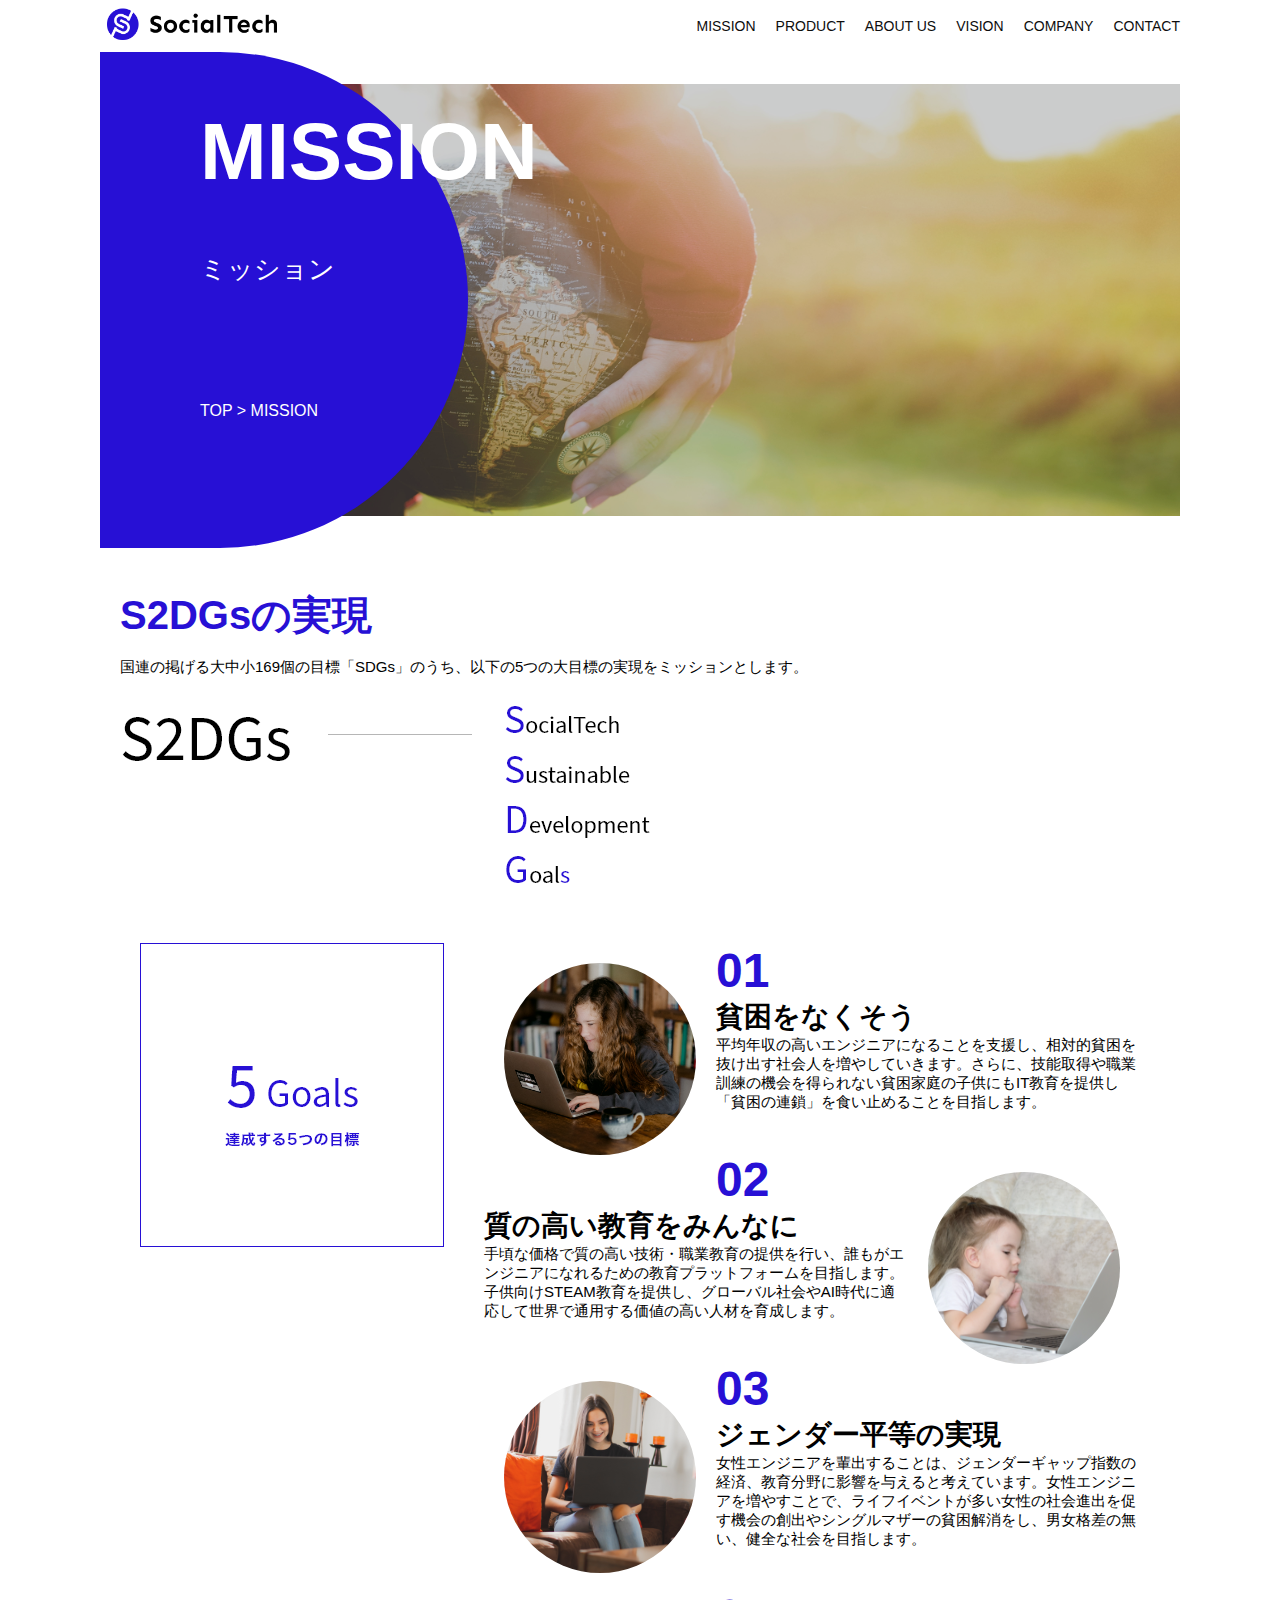
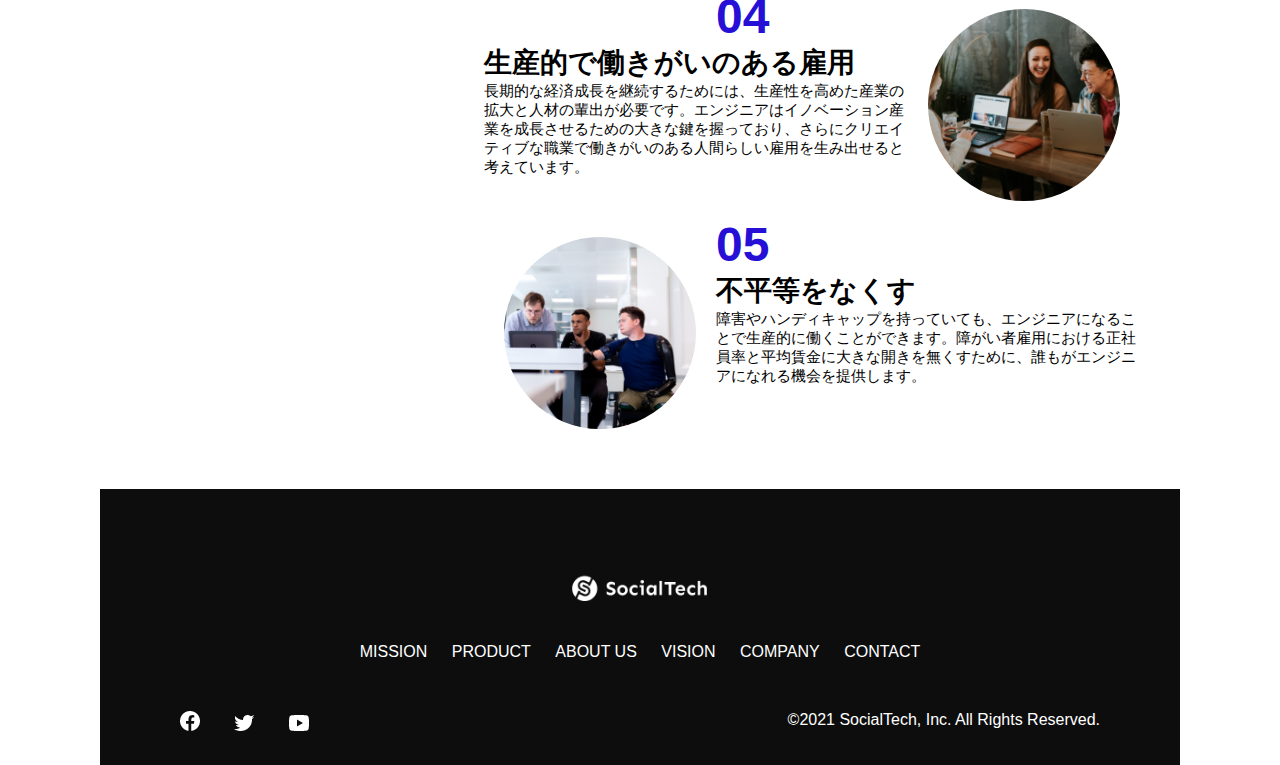
<file: SOCIALTECH2_2/mission.html>
<!DOCTYPE html>
<html>
    <head>
        <title>SocialTech - MISSION ミッション -</title>
        <meta charset="UTF-8">
        <meta name="description" content="SocialTechが目指す5つの目標（S2DGs）を紹介します">
        <meta name="viewport" content="width=device-width, initial-scale=1.0">
        <link rel="stylesheet" href="style.css">
    </head>

    <body>
        <!-- ヘッダー -->
        <header>
            <div>
                <div id="logo">
                    <a href="index.html"><img src="images/logo.png" alt="SocialTechロゴ"></a> 
                </div>
                <!-- PC用ナビゲーション -->
                <nav id="nav-pc">
                    <ul>
                        <li><a href="mission.html">MISSION</a></li>
                        <li><a href="product.html">PRODUCT</a></li>
                        <li><a href="index.html#aboutus">ABOUT US</a></li>
                        <li><a href="index.html#vision">VISION</a></li>
                        <li><a href="index.html#company">COMPANY</a></li>
                        <li><a href="index.html#contact">CONTACT</a></li>
                    </ul>
                </nav> 
                <!-- スマホ用メニューボタン -->
                <img id="menu-sp" src="images/button-menu.png" alt="ナビゲーションを開く" onclick="document.getElementById('nav-sp').style.display = 'block'">   
                <!-- スマホ用ナビゲーション -->
                <nav id="nav-sp">
                    <img id="close" src="images/button-close.png" alt="ナビゲーションを閉じる" onclick="document.getElementById('nav-sp').style.display= 'none'">
                    <a id="logo-sp" href="index.html" onclick="document.getElementById('nav-sp').style.display= 'none'">
                        <img src="images/logo-sp.png" alt="トップページに戻る"></a>
                    <a class="menu" href="mission.html" onclick="document.getElementById('nav-sp').style.display= 'none'">MISSION</a>
                    <a class="menu" href="product.html" onclick="document.getElementById('nav-sp').style.display= 'none'">PRODUCT</a>
                    <a class="menu" href="index.html#aboutus" onclick="document.getElementById('nav-sp').style.display= 'none'">ABOUT US</a>
                    <a class="menu" href="index.html#vision" onclick="document.getElementById('nav-sp').style.display= 'none'">VISION</a>
                    <a class="menu" href="index.html#company" onclick="document.getElementById('nav-sp').style.display= 'none'">COMPANY</a>
                    <a class="menu" href="index.html#contact" onclick="document.getElementById('nav-sp').style.display= 'none'">CONTACT</a>
                    <div id="sns">
                        <a href="https://www.facebook.com/sejuku2013"><img src="images/button-facebook.png" alt="Facebookのリンク"></a>
                        <a href="https://twitter.com/samuraijuku"><img src="images/button-twitter.png" alt="Twitterのリンク"></a>
                        <a href="https://www.youtube.com/channel/UCCFOQO5aDK0xXam4cUQXT8g"><img src="images/button-youtube.png" alt="YouTubeのリンク"></a>
                    </div>
                  </nav>
            </div>     
        </header>
        <main>
            <article>
                <!-- メインビジュアル -->
                <section id="mission-main">
                    <div id="mission-title">
                       <h1>MISSION</h1>
                       <span>ミッション</span>
                       <div>TOP > MISSION</div>
                    </div>
                </section>
                <section id="mission-S2DGs">
                    <h2 class="mission-h2">S2DGsの実現</h2>
                    <p>国連の掲げる大中小169個の目標「SDGs」のうち、以下の5つの大目標の実現をミッションとします。</p>
                    <img src="images/mission/mission-s2dgs.png" alt="">
                </section>
                <section id="mission-5Goals">
                    <div>
                        <img id="s2dgs-image" src="images/mission/mission-5goals.png" alt="">
                    </div>
                    <div>
                        <div>
                            <img class="fivegoals-image-left" src="images/mission/mission-5goals01.png" alt="">
                            <span class="fivegoals-number">01</span>
                            <h3 class="fivegoals-h3">貧困をなくそう</h3>
                            <p class="fivegoals-p">平均年収の高いエンジニアになることを支援し、相対的貧困を抜け出す社会人を増やしていきます。さらに、技能取得や職業訓練の機会を得られない貧困家庭の子供にもIT教育を提供し「貧困の連鎖」を食い止めることを目指します。</p>
                        </div>
                        <div>
                            <img class="fivegoals-image-right" src="images/mission/mission-5goals02.png" alt="">
                            <span class="fivegoals-number">02</span>
                            <h3 class="fivegoals-h3">質の高い教育をみんなに</h3>
                            <p class="fivegoals-p">手頃な価格で質の高い技術・職業教育の提供を行い、誰もがエンジニアになれるための教育プラットフォームを目指します。子供向けSTEAM教育を提供し、グローバル社会やAI時代に適応して世界で通用する価値の高い人材を育成します。</p>
                        </div>
                        <div>
                            <img class="fivegoals-image-left" src="images/mission/mission-5goals03.png" alt="">
                            <span class="fivegoals-number">03</span>
                            <h3 class="fivegoals-h3">ジェンダー平等の実現</h3>
                            <p class="fivegoals-p">女性エンジニアを輩出することは、ジェンダーギャップ指数の経済、教育分野に影響を与えると考えています。女性エンジニアを増やすことで、ライフイベントが多い女性の社会進出を促す機会の創出やシングルマザーの貧困解消をし、男女格差の無い、健全な社会を目指します。</p>
                        </div>
                        <div>
                            <img class="fivegoals-image-right" src="images/mission/mission-5goals04.png" alt="">
                            <span class="fivegoals-number">04</span>
                            <h3 class="fivegoals-h3">生産的で働きがいのある雇用</h3>
                            <p class="fivegoals-p">長期的な経済成長を継続するためには、生産性を高めた産業の拡大と人材の輩出が必要です。エンジニアはイノベーション産業を成長させるための大きな鍵を握っており、さらにクリエイティブな職業で働きがいのある人間らしい雇用を生み出せると考えています。</p>
                        </div>
                        <div>
                            <img class="fivegoals-image-left" src="images/mission/mission-5goals05.png" alt="">
                            <span class="fivegoals-number">05</span>
                            <h3 class="fivegoals-h3">不平等をなくす</h3>
                            <p class="fivegoals-p">障害やハンディキャップを持っていても、エンジニアになることで生産的に働くことができます。障がい者雇用における正社員率と平均賃金に大きな開きを無くすために、誰もがエンジニアになれる機会を提供します。</p>
                        </div>
                    </div>
                </section>
            </article>
            <footer>
                <div id="footer-logo">
                    <img src="images/logo-sp.png" alt="フッターロゴ">
                </div>
                <div id="footer-link">
                    <a href="mission.html">MISSION</a>
                    <a href="product.html">PRODUCT</a>
                    <a href="index.html#aboutus">ABOUT US</a>
                    <a href="index.html#vision">VISION</a>
                    <a href="index.html#company">COMPANY</a>
                    <a href="index.html#contact">CONTACT</a>
                </div>
                <div id="sns-footer">
                    <a href="https://www.facebook.com/sejuku2013"><img src="images/button-facebook.png" alt=""></a>
                    <a href="https://x.com/samuraijuku"><img src="images/button-twitter.png" alt=""></a>
                    <a href="https://www.youtube.com/channel/UCCFOQO5aDK0xXam4cUQXT8g"><img src="images/button-youtube.png" alt=""></a>
                    <span id="copyright">&copy;2021 SocialTech, Inc. All Rights Reserved. </span>
                </div>
            </footer>
        </main>
    </body>
</html>
</file>
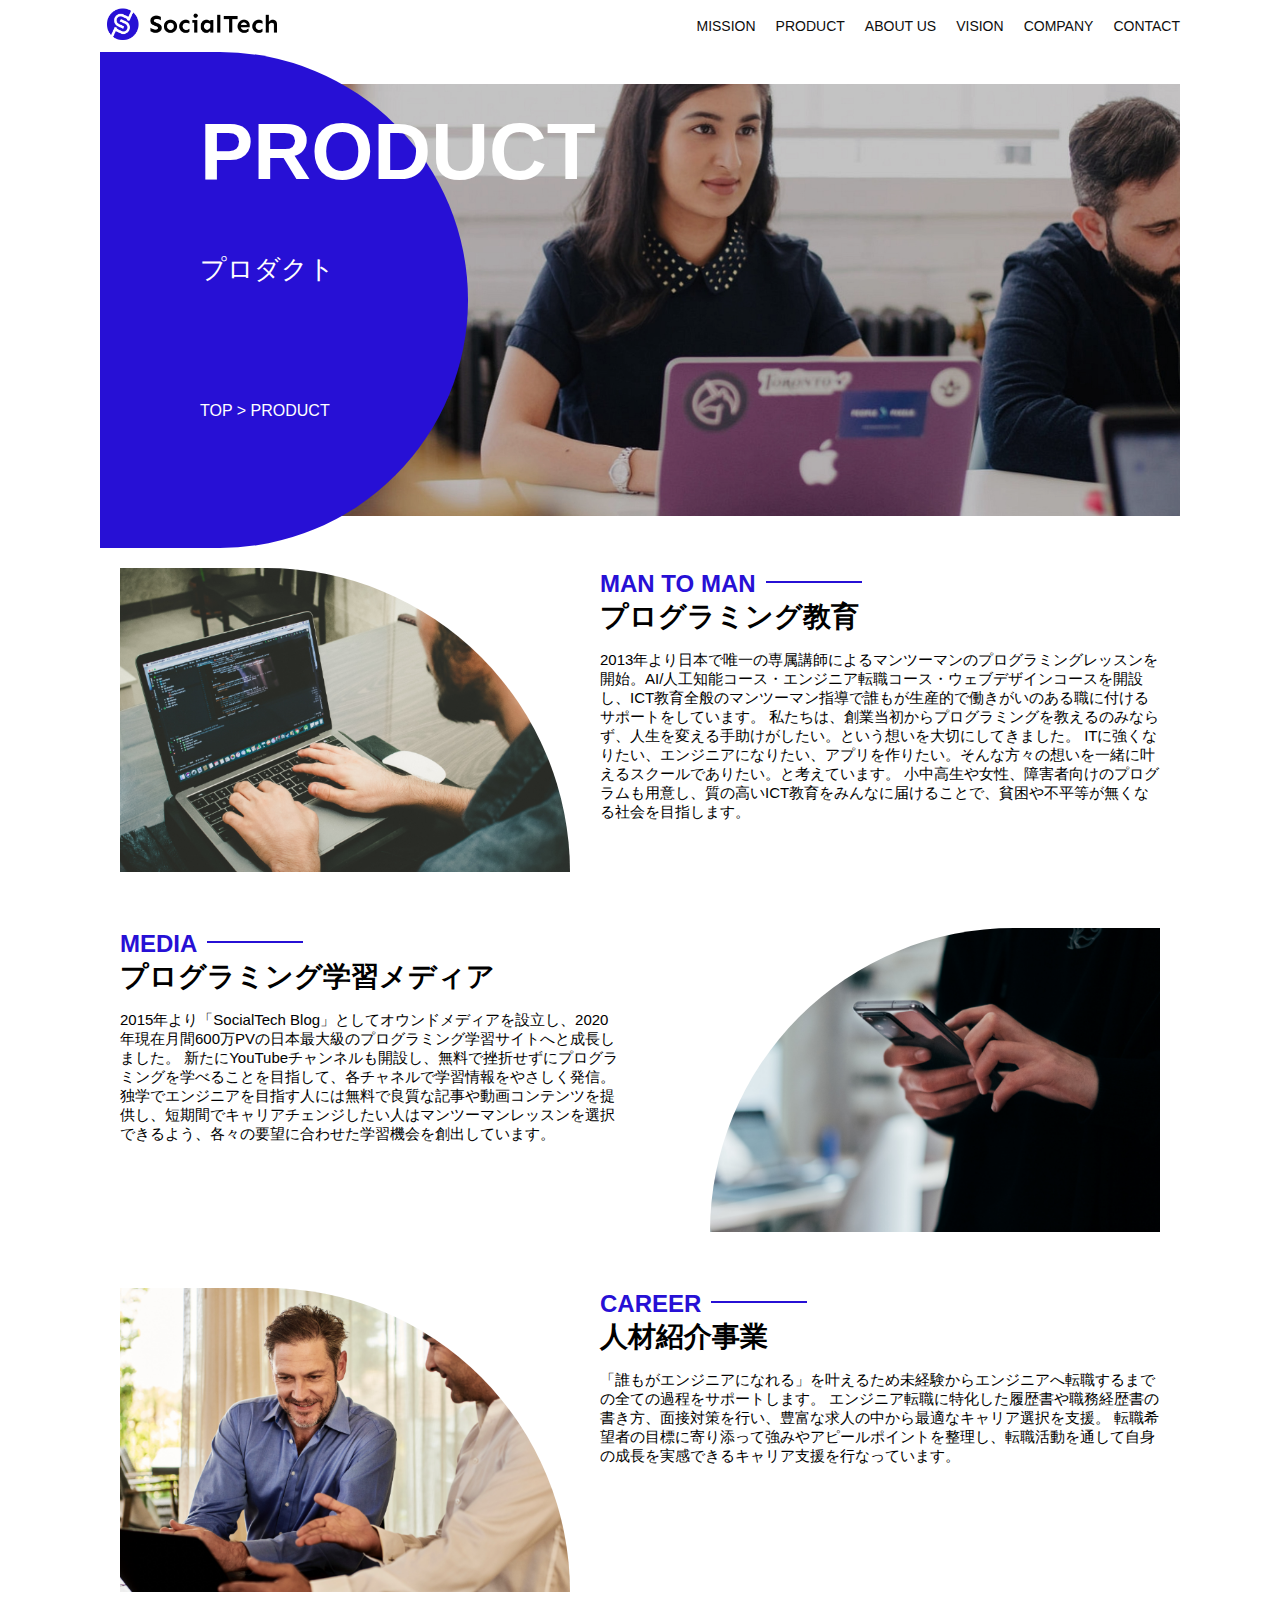
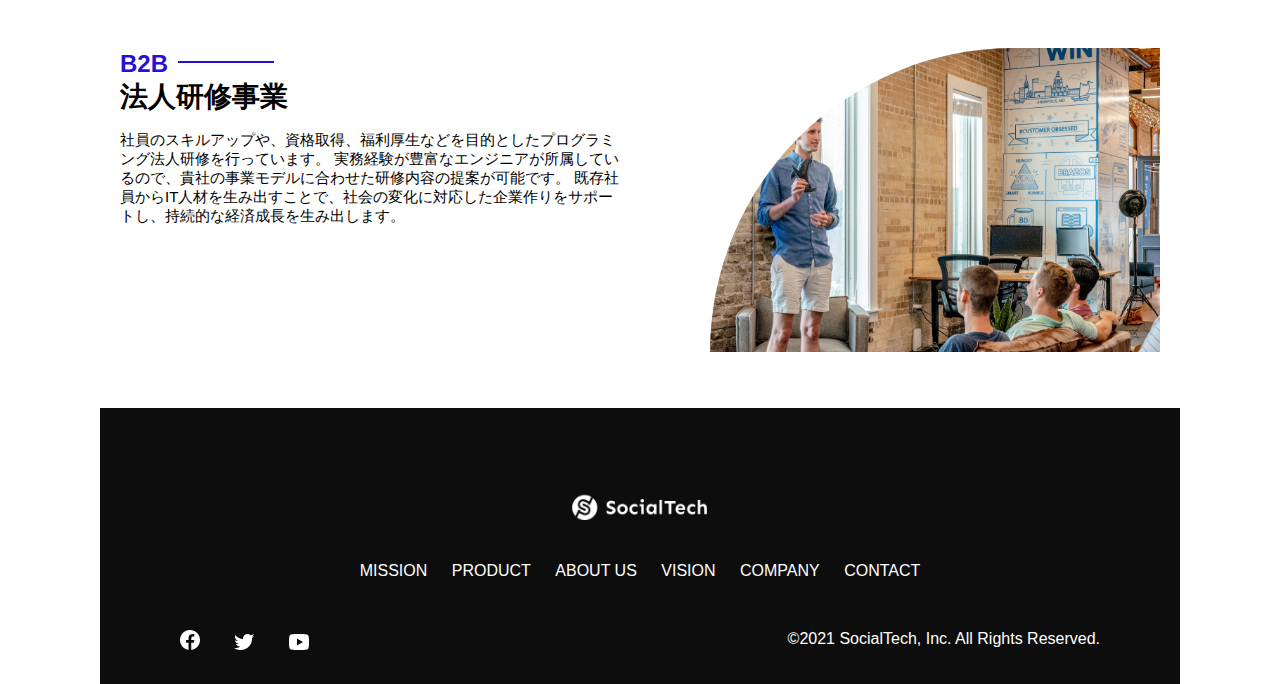
<file: SOCIALTECH2_2/product.html>
<!DOCTYPE html>
<html>
    <head>
        <title>SocialTech -PRODUCT プロダクト-</title>
        <meta charset="UTF-8">
        <meta name="description" content="SocialTechの4つのプロダクトを紹介します">
        <meta name="viewport" content="width=device-width, initial-scale=1.0">
        <link rel="stylesheet" href="style.css">
    </head>

    <body>
        <!-- ヘッダー -->
        <header>
            <div>
                <div id="logo">
                    <a href="index.html"><img src="images/logo.png" alt="SocialTechロゴ"></a> 
                </div>
                <!-- PC用ナビゲーション -->
                <nav id="nav-pc">
                    <ul>
                        <li><a href="mission.html">MISSION</a></li>
                        <li><a href="product.html">PRODUCT</a></li>
                        <li><a href="index.html#aboutus">ABOUT US</a></li>
                        <li><a href="index.html#vision">VISION</a></li>
                        <li><a href="index.html#company">COMPANY</a></li>
                        <li><a href="index.html#contact">CONTACT</a></li>
                    </ul>
                </nav> 
                <!-- スマホ用メニューボタン -->
                <img id="menu-sp" src="images/button-menu.png" alt="ナビゲーションを開く" onclick="document.getElementById('nav-sp').style.display = 'block'">   
                <!-- スマホ用ナビゲーション -->
                <nav id="nav-sp">
                    <img id="close" src="images/button-close.png" alt="ナビゲーションを閉じる" onclick="document.getElementById('nav-sp').style.display= 'none'">
                    <a id="logo-sp" href="index.html" onclick="document.getElementById('nav-sp').style.display= 'none'">
                        <img src="images/logo-sp.png" alt="トップページに戻る"></a>
                    <a class="menu" href="mission.html" onclick="document.getElementById('nav-sp').style.display= 'none'">MISSION</a>
                    <a class="menu" href="product.html" onclick="document.getElementById('nav-sp').style.display= 'none'">PRODUCT</a>
                    <a class="menu" href="index.html#aboutus" onclick="document.getElementById('nav-sp').style.display= 'none'">ABOUT US</a>
                    <a class="menu" href="index.html#vision" onclick="document.getElementById('nav-sp').style.display= 'none'">VISION</a>
                    <a class="menu" href="index.html#company" onclick="document.getElementById('nav-sp').style.display= 'none'">COMPANY</a>
                    <a class="menu" href="index.html#contact" onclick="document.getElementById('nav-sp').style.display= 'none'">CONTACT</a>
                    <div id="sns">
                        <a href="https://www.facebook.com/sejuku2013"><img src="images/button-facebook.png" alt="Facebookのリンク"></a>
                        <a href="https://twitter.com/samuraijuku"><img src="images/button-twitter.png" alt="Twitterのリンク"></a>
                        <a href="https://www.youtube.com/channel/UCCFOQO5aDK0xXam4cUQXT8g"><img src="images/button-youtube.png" alt="YouTubeのリンク"></a>
                    </div>
                  </nav>
            </div>     
        </header>
        <main>
            <article>
                <!-- メインビジュアル -->
                 <section id="product-main">
                    <div id="product-title">
                        <h1>PRODUCT</h1>
                        <span>プロダクト</span>
                        <div>TOP > PRODUCT</div>
                    </div>
                 </section>
                 <section class="product-section1">
                    <img src="images/product/product-mantoman.png" alt="">
                    <div>
                        <h2 class="product-h2">MAN TO MAN</h2>
                        <h3 class="product-h3">プログラミング教育</h3>
                        <p>2013年より日本で唯一の専属講師によるマンツーマンのプログラミングレッスンを開始。AI/人工知能コース・エンジニア転職コース・ウェブデザインコースを開設し、ICT教育全般のマンツーマン指導で誰もが生産的で働きがいのある職に付けるサポートをしています。 私たちは、創業当初からプログラミングを教えるのみならず、人生を変える手助けがしたい。という想いを大切にしてきました。
                            ITに強くなりたい、エンジニアになりたい、アプリを作りたい。そんな方々の想いを一緒に叶えるスクールでありたい。と考えています。
                            小中高生や女性、障害者向けのプログラムも用意し、質の高いICT教育をみんなに届けることで、貧困や不平等が無くなる社会を目指します。</p>
                    </div>
                 </section>
                 <section class="product-section2">
                    <div>
                        <h2 class="product-h2">MEDIA</h2>
                        <h3 class="product-h3">プログラミング学習メディア</h3>
                        <p>2015年より「SocialTech Blog」としてオウンドメディアを設立し、2020年現在月間600万PVの日本最大級のプログラミング学習サイトへと成長しました。
                            新たにYouTubeチャンネルも開設し、無料で挫折せずにプログラミングを学べることを目指して、各チャネルで学習情報をやさしく発信。
                            独学でエンジニアを目指す人には無料で良質な記事や動画コンテンツを提供し、短期間でキャリアチェンジしたい人はマンツーマンレッスンを選択できるよう、各々の要望に合わせた学習機会を創出しています。</p>
                    </div>
                    <img src="images/product/product-media.png" alt="">
                 </section>
                 <section class="product-section1">
                    <img src="images/product/product-career.png" alt="">
                    <div>
                        <h2 class="product-h2">CAREER</h2>
                        <h3 class="product-h3">人材紹介事業</h3>
                        <p>「誰もがエンジニアになれる」を叶えるため未経験からエンジニアへ転職するまでの全ての過程をサポートします。
                            エンジニア転職に特化した履歴書や職務経歴書の書き方、面接対策を行い、豊富な求人の中から最適なキャリア選択を支援。
                            転職希望者の目標に寄り添って強みやアピールポイントを整理し、転職活動を通して自身の成長を実感できるキャリア支援を行なっています。</p>
                    </div>
                 </section>
                 <section class="product-section2">
                    <div>
                        <h2 class="product-h2">B2B</h2>
                        <h3 class="product-h3">法人研修事業</h3>
                        <p>社員のスキルアップや、資格取得、福利厚生などを目的としたプログラミング法人研修を行っています。
                            実務経験が豊富なエンジニアが所属しているので、貴社の事業モデルに合わせた研修内容の提案が可能です。
                            既存社員からIT人材を生み出すことで、社会の変化に対応した企業作りをサポートし、持続的な経済成長を生み出します。</p>
                    </div>
                    <img src="images/product/product-b2b.png" alt="">
                 </section>
            </article>
            <footer>
                <div id="footer-logo">
                    <img src="images/logo-sp.png" alt="フッターロゴ">
                </div>
                <div id="footer-link">
                    <a href="mission.html">MISSION</a>
                    <a href="product.html">PRODUCT</a>
                    <a href="index.html#aboutus">ABOUT US</a>
                    <a href="index.html#vision">VISION</a>
                    <a href="index.html#company">COMPANY</a>
                    <a href="index.html#contact">CONTACT</a>
                </div>
                <div id="sns-footer">
                    <a href="https://www.facebook.com/sejuku2013"><img src="images/button-facebook.png" alt=""></a>
                    <a href="https://x.com/samuraijuku"><img src="images/button-twitter.png" alt=""></a>
                    <a href="https://www.youtube.com/channel/UCCFOQO5aDK0xXam4cUQXT8g"><img src="images/button-youtube.png" alt=""></a>
                    <span id="copyright">&copy;2021 SocialTech, Inc. All Rights Reserved. </span>
                </div>
            </footer>
        </main>
    </body>
</html>
</file>
<file: SOCIALTECH2/style.css>
/* PC、スマホ共通スタイル */
*, *:before, *:after {
    box-sizing: border-box; 
}

body {    
    font-family: "Source Sans Pro", "Hiragino Kaku Gothic ProN", Meiryo, Arial, sans-serif;
}

p {
    font-size: 15px;
}




/*================
 PC用のスタイル
=================*/
@media screen and (min-width: 768px) {
body {
    max-width: 1080px;
    margin: 0 auto 0 auto;
}

/* ヘッダー */
header > div {
    display: flex;
    justify-content: space-between;
    align-items: center;
}

#nav-pc > ul {
    display: flex;
    padding-left: 0;
    font-size: 14px;
}

#nav-pc li {
    list-style: none;
    margin-left: 20px;
    display: block;
}

#nav-pc a {
    color: #0d0d0d;
    text-decoration: none;
}

#nav-pc a:hover {
    text-decoration: underline;
}

#menu-sp, 
#nav-sp {
    display: none;
}

/* メインビジュアル */
#main-visual {
    position: relative;
    height: 400px;
}

#main-message {
    position: absolute;
    top: 0;
    left: 0;
    background-color: #2710d5;
    width: 100%;
    height: 100%;
    max-width: 620px;
    border-radius: 0 0 476px 0;
    z-index: 11;
}

#main-message > h1 {
    font-size: 60px;
    color: #fff;
    font-weight: bold;
    margin: 100px 0 0 50px;
}

#main-message > p {
    font-size: 28px;
    color: #fff;
    margin: 0 0 0 50px;
}

#main-photo {
    position: absolute;
    top: 0;
    right: 0;
    max-width: 620px;
    border-radius: 476px 0 0 0;
    z-index: 10;
}

/* 見出し */
h2 {
    margin: 40px 0 0 0;
    font-size: 24px;
}

h2::after {
    content: url("images/line.png");
    margin-left: 10px;
}

h3 {
    font-size: 27px;
}

/* ミッション */
#mission {
    margin: 80px auto 0 auto;
    /* width: 100%; */
}
#mission-flex {
    display: flex;
    /* width: 100%; */
}

#mission-flex > div {
    width: 50%;
    margin: 20px;
}

#mission-photo {
    width: 100%;
}

#s2dgs {
    width: 100%;
    margin-top: 50px;
}

/* プロダクト */
#product {
    background-color: #fafafa;
    margin: 80px auto 0 auto;
    padding: 10px 40px 0 40px;
}

#product > div {
    display: flex;
    margin-top: 40px;
}

#product-left {
    width: 50%;
    margin-right: 20px;
}

#product-right {
    width: 50%;
    margin: 80px 0 0 20px;
}

.product-photo {
    width: 100%;
}

#product-left > div {
    position: relative;
    margin-right: 20px;
    height: 480px;
}

#product-right > div {
    position: relative;
    margin-left: 20px;
    height: 480px;
}

.product-explain {
    background-color: #fff;
    position: absolute;
    left: 0;
    top: 280px;
    margin: 0 40px 0 40px;
    padding: 20px;
    box-shadow: 5px 5px 10px rgba(0, 0, 0, 0.05);
}

.product-explain > span {
    color: #2710d5;
    font-weight: bold;
    font-size: 16px;
}

.product-explain > h3 {
    font-size: 20px;
    margin: 5px 0 5px 0;
}

.product-explain > p {
    font-size: 14px;
    margin: 0;
}

#product-more {
    margin: 0 auto -42px auto;
}

/* About us */
#aboutus {
    margin: 80px auto 0 auto;
}

#aboutus > div {
    display: flex;
}

.culture-img {
    width: 100%;
    align-self: flex-start;
}

.culture-img2 {
    width: 100%;
    margin-top: 50px;
}

#culture-table {
    margin-right: 50px;
}

.culture-num {
    color: #2710d5;
    font-size: 80px;
    margin-right: 20px;
}

.culture-en {
    color: #2710d5;
    font-size: 24px;
    font-weight: bold;
    display: block;
}

.culture-jp {
    font-size: 28px;
    font-weight: bold;
}

.culture-explain {
    margin: 0;
}

/* ビジョン */
#vision {
    margin: 80px auto 0 auto;
}

#vision > div {
    width: 100%;
    display: flex;
    justify-content: space-between;
    flex-wrap: wrap;
}

.vision-box {
    width: 300px;
    height: 300px;
    margin-bottom: 40px;
    position: relative;
}

.vision-box > img {
    width: 100%;
    height: auto;
    position: absolute;
    top: 0;
    left: 0;
}

.vision-box > span {
    position: absolute;
    top: 0;
    left: 0;
    margin-right: 20px;
}

.vision-box h4 {
    color: #2710d5;
    font-size: 19px;
    margin: 80px 0 0 0;
}

.vision-box h4::first-letter {
    font-size: 40px;
}

.vision-box h5 {
    font-size: 20px;
    font-weight: bold;
    margin: 0;
}

.vision-box p {
    margin: 10px 0 0 0;
}

/* 会社概要 */
#company {
    margin: 80px auto 0 auto;
}

#company-table {
    width: 100%;
}

.tableheader {
    border-bottom-color: #2710d5;
    border-bottom-width: 1px;
    border-bottom-style: solid;
    padding: 20px;
    text-align: left;
    /* width: 100px; */
    font-size: 16px;
}

.tableheader-first {
    border-top-color: #2710d5;
    border-top-width: 1px;
    border-top-style: solid;
}

.cell {
    border-bottom-color: #ececec;
    border-bottom-width: 1px;
    border-bottom-style: solid;
    padding: 30px;
    font-size: 16px;
}

.cell-first {
    border-top-color: #ececec;
    border-top-width: 1px;
    border-top-style: solid;
}

#company > iframe {
    width: 100%;
    margin-top: 40px;
    height: 368px;
}

/* お問い合わせ */
#contact {
    margin: 80px auto 80px auto;
}

#contact > form > div {
    display: flex;
    flex-wrap: wrap;
    margin-bottom: 30px;
}

.contact-heading {
    width: 240px;
    align-self: center;
    font-size: 16px;
}

.contact-label {
    font-weight: bold;
}

.contact-span {
    color: #ce2222;
    font-weight: bold;
    margin-left: 20px;
}

.contact-textbox {
    border-top: 0;
    border-left: 0;
    border-right: 0;
    background-color: #fafafa;
    border-bottom-width: 1px;
    border-bottom-style: solid;
    border-bottom-color: #707070;
    width: 400px;
    height: 56px;
}

.contact-textarea {
    border-top: 0;
    border-left: 0;
    border-right: 0;
    background-color: #fafafa;
    border-bottom-width: 1px;
    border-bottom-style: solid;
    border-bottom-color: #707070;
    width: 400px;
    height: 200px;
}

details {
    width: 700px;
}

details > div {
    background-color: #fafafa;
    padding: 20px;
}

details > div > span {
    font-weight: bold;
}

/* フッター */
footer {
    background-color: #0d0d0d;
    text-align: center;
    padding: 80px 80px 30px 80px;
}

#footer-logo {
    margin-bottom: 30px;
     
}

#footer-link {
   margin-bottom: 50px;
}

#footer-link > a {
    text-decoration: none;
    color: #fff;
    font-size: 16px;
    margin: 0 10px 0 10px;
}

#footer-link > a:hover {
    text-decoration: underline;
}

#sns-footer {
    text-align: left;
}

#sns-footer > a {
    margin-right: 30px;
}

#copyright {
    color: #fff;
    float: right;
}

}

/*====================
  スマートフォン用のスタイル
=====================*/
@media screen and (max-width: 767px) {
    body {
        min-width: 375px;
        margin: 0;
    }

    #nav-pc {
        display: none;
    }

    #menu-sp {
        position: absolute; 
        top: 0;
        right: 0;
        padding: 0;
    }

    #nav-sp {
        background-color: #2710d5;
        position: absolute;
        top: 0;
        left: 0;
        width: 100%; 
        height: 100%;
        display: none;
        z-index: 100;
    }

    #close {
        position: absolute;
        top: 20px;
        right: 20px;
    }

    #logo-sp {
        margin: 80px 0 30px 20px;
    }

    #nav-sp > a {
        display: block;
    }

    #nav-sp > .menu {
        text-decoration: none;
        display: block;
        height: 40px;
        color: #fff;
        margin: 0 20px 0 20px;
        background-image: url("images/arrow.png");
        background-repeat: no-repeat;
        background-position: top right;
    }

    #sns {
        position: absolute;
        bottom: 20px;
        left: 20px;
    } 

    #sns > a {
        margin-right: 30px;
    }

    /* メインビジュアル */
    #main-visual {
        position: relative;
        height: 470px;
    }

    #main-message {
        position: absolute;
        top: 0;
        left: 0;
        background-color: #2710d5;
        text-align: center;
        width: 100%;
        height: 280px;
        border-radius: 0 0 476px 0;
        z-index: 11;
    }

    #main-message > h1 {
        color: #fff;
        font-size: 28px;
        margin: 90px 0 0 0;
    }

    #main-message > p {
        color: #fff;
        margin: 0;
    }

    #main-photo {
        position: absolute;
        bottom: 0;
        right: 0;
        width: 100%;
        border-radius: 476px 0 0 0;
        z-index: 10;
    }

    /* 見出し */
    h2::after {
        content: url("images/line.png");
        margin-left: 10px;
    }

    h3 {
        font-size: 24px;
        margin: 10px 0 10px 0;
    }

    /* ミッション */
    #mission {
        padding: 20px;
    }

    #mission-photo, 
    #s2dgs {
        width: 100%;
    }

    /* プロダクト */
    #product {
        background-color: #fafafa;
        padding: 10px 20px 0 20px;
    }

    .product-photo {
        width: 100%;
    }

    #product-left > div, #product-right > div {
        position: relative;
        height: 540px;
    }

    .product-explain {
        background-color: #fff;
        padding: 20px;
        position: absolute;
        bottom: 50px;
        left: 0;
        box-shadow: 5px 5px 10px rgba(0, 0, 0, 0.05);
    }

    .product-explain >span {
        color: #2710d5;
        font-size: 16px;
        font-weight: bold;
    }

    #product-more > img {
        margin-bottom: -42px;
    }

    /* ABOUT US */
    #aboutus {
        padding: 0 20px 0 20px;
        margin: 80px 0 80px 0;
    }

    #aboutus > div {
        display: flex;
        flex-direction: column;
    }

    #culture-table {
        order: 2;
    }

    .culture-img {
        width: 100%;
        order: 1;
    }

    .culture-img2 {
        width: 100%;
    }

    .culture-num {
        color: #2710d5;
        font-size: 80px;
    }

    .culture-en {
        color: #2710d5;
        font-size: 24px;
        font-weight: bold;
        font-display: block;
    }

    .culture-jp {
        display: block;
    }

    .culture-explain {
        margin: 0;
    }

    /* ビジョン */
    #vision {
        padding: 0 20px 0 20px;
        margin-bottom: 80px;
    } 

    .vision-box {
        width: 300px;
        height: 300px;
        position: relative;
        margin-bottom: 30px;
    }

    .vision-box > img {
        width: 100%;
        height: auto;
        position: absolute;
        top: 0;
        left: 0;
        z-index: 30;
    }

    .vision-box > span {
        position: absolute;
        top: 0;
        left: 0;
        margin-right: 20px;
        z-index: 31;
    }
    
    .vision-box h4  {
        color: #2710d5;
        font-size: 19px;
        font-weight: bold;
        margin: 60px 0 0 0;
    }
    .vision-box h5 {
        font-size: 20px;
        font-weight: bold;
        margin: 0;
    }

    .vision-box p {
        margin: 10px 0 0 0;
    }

    /* 会社概要 */
    #company {
        padding: 0 20px 0 20px;
        margin-bottom: 80px;
    }

    #company > h3 {
        margin: 10px 0 20px 0;
    }

    #company-table {
        width: 100%;
    }

    .tableheader {
        border-bottom-color: #2710d5;
        border-bottom-width: 1px;
        border-bottom-style: solid;
        text-align: left;
        padding: 20px;
        width: 90px;
    }

    .tableheader-first {
        border-top-color: #2710d5;
        border-top-width: 1px;
        border-top-style: solid;
    }

    .cell {
        border-bottom-color: #ececec;
        border-bottom-width: 1px;
        border-bottom-style: solid;
        padding: 20px;
    }

    .cell-first {
        border-top-color: #ececec;
        border-top-width: 1px;
        border-top-style: solid;
    }

    #company > iframe {
        width: 100%;
        height: 240px;
        margin-top: 40px;
    }

    /* お問い合わせ */
    #contact {
        padding: 0 20px 0 20px;  
        margin-bottom: 80px;  
    }

    #contact > form > div {
        margin-bottom: 20px;
    }

    .contact-heading {
        margin-bottom: 20px;
    }

    .contact-label {
        font-weight: bold;
    }

    .contact-span {
        color: #ce2222;
        font-weight: bold;
        margin-left: 20px;
    }

    .contact-textbox {
        border-top: 0;
        border-left: 0;
        border-right: 0;
        background-color: #fafafa;
        border-bottom-color: #707070;
        border-bottom-width: 1px;
        border-bottom-style: solid;
        height: 56px;
        width: 100%;
    }

    .contact-textarea {
        border-top: 0;
        border-left: 0;
        border-right: 0;
        background-color: #fafafa;
        border-bottom-color: #707070;
        border-bottom-width: 1px;
        border-bottom-style: solid;
        height: 150px;
        width: 100%;
    }

    .radiobutton {
        margin-bottom: 20px;
    }

    .radiobutton + label::after {
        content: "\A";
        white-space: pre;
    }

    /* フッター */
    footer {
        background-color: #0d0d0d;
        padding: 30px 20px 50px 20px;
    }

    #footer-logo {
        margin-bottom: 30px;
    }

    #footer-link {
        margin-bottom: 50px;
    }

    #footer-link > a {
        display: block;
        text-decoration: none;
        color: #fff;
        margin: 0 20px 30px 0;
        background-image: url("images/arrow.png");
        background-repeat: no-repeat;
        background-position: top right;
    }

    #sns-footer > a {
        margin-right: 30px;
    }
    
    #copyright {
        color: #fff;
        font-size: 12px;
        display: block;
        margin-top: 30px;
    }

 
}
</file>
<file: SOCIALTECH2_2/style.css>
/* PC、スマホ共通スタイル */
*, *:before, *:after {
    box-sizing: border-box; 
}

body {    
    font-family: "Source Sans Pro", "Hiragino Kaku Gothic ProN", Meiryo, Arial, sans-serif;
}

p {
    font-size: 15px;
}




/*================
 PC用のスタイル
=================*/
@media screen and (min-width: 768px) {
body {
    max-width: 1080px;
    margin: 0 auto 0 auto;
}

/* ヘッダー */
header > div {
    display: flex;
    justify-content: space-between;
    align-items: center;
}

#nav-pc > ul {
    display: flex;
    padding-left: 0;
    font-size: 14px;
}

#nav-pc li {
    list-style: none;
    margin-left: 20px;
    display: block;
}

#nav-pc a {
    color: #0d0d0d;
    text-decoration: none;
}

#nav-pc a:hover {
    text-decoration: underline;
}

#menu-sp, 
#nav-sp {
    display: none;
}

/* メインビジュアル */
#main-visual {
    position: relative;
    height: 400px;
}

#main-message {
    position: absolute;
    top: 0;
    left: 0;
    background-color: #2710d5;
    width: 100%;
    height: 100%;
    max-width: 620px;
    border-radius: 0 0 476px 0;
    z-index: 11;
}

#main-message > h1 {
    font-size: 60px;
    color: #fff;
    font-weight: bold;
    margin: 100px 0 0 50px;
}

#main-message > p {
    font-size: 28px;
    color: #fff;
    margin: 0 0 0 50px;
}

#main-photo {
    position: absolute;
    top: 0;
    right: 0;
    max-width: 620px;
    border-radius: 476px 0 0 0;
    z-index: 10;
}

/* 見出し */
h2 {
    margin: 40px 0 0 0;
    font-size: 24px;
}

h2::after {
    content: url("images/line.png");
    margin-left: 10px;
}

h3 {
    font-size: 27px;
}

/* ミッション */
#mission {
    margin: 80px auto 0 auto;
    /* width: 100%; */
}
#mission-flex {
    display: flex;
    /* width: 100%; */
}

#mission-flex > div {
    width: 50%;
    margin: 20px;
}

#mission-photo {
    width: 100%;
}

#s2dgs {
    width: 100%;
    margin-top: 50px;
}

/* プロダクト */
#product {
    background-color: #fafafa;
    margin: 80px auto 0 auto;
    padding: 10px 40px 0 40px;
}

#product > div {
    display: flex;
    margin-top: 40px;
}

#product-left {
    width: 50%;
    margin-right: 20px;
}

#product-right {
    width: 50%;
    margin: 80px 0 0 20px;
}

.product-photo {
    width: 100%;
}

#product-left > div {
    position: relative;
    margin-right: 20px;
    height: 480px;
}

#product-right > div {
    position: relative;
    margin-left: 20px;
    height: 480px;
}

.product-explain {
    background-color: #fff;
    position: absolute;
    left: 0;
    top: 280px;
    margin: 0 40px 0 40px;
    padding: 20px;
    box-shadow: 5px 5px 10px rgba(0, 0, 0, 0.05);
}

.product-explain > span {
    color: #2710d5;
    font-weight: bold;
    font-size: 16px;
}

.product-explain > h3 {
    font-size: 20px;
    margin: 5px 0 5px 0;
}

.product-explain > p {
    font-size: 14px;
    margin: 0;
}

#product-more {
    margin: 0 auto -42px auto;
}

/* About us */
#aboutus {
    margin: 80px auto 0 auto;
}

#aboutus > div {
    display: flex;
}

.culture-img {
    width: 100%;
    align-self: flex-start;
}

.culture-img2 {
    width: 100%;
    margin-top: 50px;
}

#culture-table {
    margin-right: 50px;
}

.culture-num {
    color: #2710d5;
    font-size: 80px;
    margin-right: 20px;
}

.culture-en {
    color: #2710d5;
    font-size: 24px;
    font-weight: bold;
    display: block;
}

.culture-jp {
    font-size: 28px;
    font-weight: bold;
}

.culture-explain {
    margin: 0;
}

/* ビジョン */
#vision {
    margin: 80px auto 0 auto;
}

#vision > div {
    width: 100%;
    display: flex;
    justify-content: space-between;
    flex-wrap: wrap;
}

.vision-box {
    width: 300px;
    height: 300px;
    margin-bottom: 40px;
    position: relative;
}

.vision-box > img {
    width: 100%;
    height: auto;
    position: absolute;
    top: 0;
    left: 0;
}

.vision-box > span {
    position: absolute;
    top: 0;
    left: 0;
    margin-right: 20px;
}

.vision-box h4 {
    color: #2710d5;
    font-size: 19px;
    margin: 80px 0 0 0;
}

.vision-box h4::first-letter {
    font-size: 40px;
}

.vision-box h5 {
    font-size: 20px;
    font-weight: bold;
    margin: 0;
}

.vision-box p {
    margin: 10px 0 0 0;
}

/* 会社概要 */
#company {
    margin: 80px auto 0 auto;
}

#company-table {
    width: 100%;
}

.tableheader {
    border-bottom-color: #2710d5;
    border-bottom-width: 1px;
    border-bottom-style: solid;
    padding: 20px;
    text-align: left;
    /* width: 100px; */
    font-size: 16px;
}

.tableheader-first {
    border-top-color: #2710d5;
    border-top-width: 1px;
    border-top-style: solid;
}

.cell {
    border-bottom-color: #ececec;
    border-bottom-width: 1px;
    border-bottom-style: solid;
    padding: 30px;
    font-size: 16px;
}

.cell-first {
    border-top-color: #ececec;
    border-top-width: 1px;
    border-top-style: solid;
}

#company > iframe {
    width: 100%;
    margin-top: 40px;
    height: 368px;
}

/* お問い合わせ */
#contact {
    margin: 80px auto 80px auto;
}

#contact > form > div {
    display: flex;
    flex-wrap: wrap;
    margin-bottom: 30px;
}

.contact-heading {
    width: 240px;
    align-self: center;
    font-size: 16px;
}

.contact-label {
    font-weight: bold;
}

.contact-span {
    color: #ce2222;
    font-weight: bold;
    margin-left: 20px;
}

.contact-textbox {
    border-top: 0;
    border-left: 0;
    border-right: 0;
    background-color: #fafafa;
    border-bottom-width: 1px;
    border-bottom-style: solid;
    border-bottom-color: #707070;
    width: 400px;
    height: 56px;
}

.contact-textarea {
    border-top: 0;
    border-left: 0;
    border-right: 0;
    background-color: #fafafa;
    border-bottom-width: 1px;
    border-bottom-style: solid;
    border-bottom-color: #707070;
    width: 400px;
    height: 200px;
}

details {
    width: 700px;
}

details > div {
    background-color: #fafafa;
    padding: 20px;
}

details > div > span {
    font-weight: bold;
}

/* フッター */
footer {
    background-color: #0d0d0d;
    text-align: center;
    padding: 80px 80px 30px 80px;
}

#footer-logo {
    margin-bottom: 30px;
     
}

#footer-link {
   margin-bottom: 50px;
}

#footer-link > a {
    text-decoration: none;
    color: #fff;
    font-size: 16px;
    margin: 0 10px 0 10px;
}

#footer-link > a:hover {
    text-decoration: underline;
}

#sns-footer {
    text-align: left;
}

#sns-footer > a {
    margin-right: 30px;
}

#copyright {
    color: #fff;
    float: right;
}

/* mission.html用スタイル */
/* ミッションのメインビジュアル */
#mission-main {
    background-image: url("images/mission/mission-main.png");
    background-repeat: no-repeat;
    background-position-y: center;
    width: 100%;
}

#mission-title {
    background-color: #2710d5;
    width: 368px;
    height: 496px;
    border-radius: 0 248px 248px 0;
    color: #fff;
    position: relative;
}

#mission-title > h1{
    position: absolute;
    top: 0;   
    left: 100px;
    font-size: 80px;
}

#mission-title > span {
    position: absolute;
    top: 200px;
    left: 100px;
    font-size: 26px;
}

#mission-title > div {
    position: absolute;
    top: 350px;
    left: 100px;
}

#mission-S2DGs {
    width: 100%;
    margin: 20px;
}

.mission-h2 {
    color: #2710d5;
    font-size: 40px;
}

.mission-h2::after {
    content: none;
}

#mission-5Goals {
    margin: 20px;
    display: flex;
}

#mission-5Goals > div {
    margin: 20px;  
}

#mission-5Goals > div > div {
    margin-bottom: 40px;
}

.fivegoals-image-left {
    float: left;
    margin: 20px;
}

.fivegoals-image-right {
    float: right;
    margin: 20px;
}

.fivegoals-number {
    color: #2710d5;
    font-size: 48px;
    font-weight: bold;
}

.fivegoals-h3 {
    font-size: 28px;
    margin: 0;
}

.fivegoals-p {
    margin: 0;
}

/* product.html用スタイル */
/* プロダクトのメインビジュアル */
#product-main {
    background-image: url("images/product/product-main.png");
    background-repeat: no-repeat;
    background-position-y: center;
    width: 100%;
}

#product-title {
    background-color: #2710d5;
    width: 368px;
    height: 496px;
    border-radius: 0 248px 248px 0;
    color: #fff;
    position: relative;
}

#product-title > h1 {
    position: absolute;
    top: 0;   
    left: 100px;
    font-size: 80px;
}

#product-title > span {
    position: absolute;
    top: 200px;
    left: 100px;
    font-size: 26px;
}


#product-title > div {
    position: absolute;
    top: 350px;
    left: 100px;
}

/* セクション1 */
.product-section1 {
    position: relative;
    height: 340px;
    margin: 20px;
}

.product-section1 > img {
    position: absolute;
    top: 0;
    left: 0;
    width: 450px;
    border-radius: 0 432px 0 0;
}

.product-section1 > div {
    position: absolute;
    top: 0;
    left: 480px;
}

/* セクション2 */
.product-section2 {
    position: relative;
    height: 340px;
    margin: 20px;
}

.product-section2 > img {
    position: absolute;
    top: 0;
    right: 0;
    width: 450px;
    border-radius: 432px 0 0 0;
}

.product-section2 > div {
    position: absolute;
    top: 0;
    left: 0;
    width: 500px;
}

.product-h2 {
    color: #2710d5;
    font-size: 24px;
    margin: 0;
}

.product-h3 {
    font-size: 28px;
    margin: 0;
}


}

/*====================
  スマートフォン用のスタイル
=====================*/
@media screen and (max-width: 767px) {
    body {
        min-width: 375px;
        margin: 0;
    }

    #nav-pc {
        display: none;
    }

    #menu-sp {
        position: absolute; 
        top: 0;
        right: 0;
        padding: 0;
    }

    #nav-sp {
        background-color: #2710d5;
        position: absolute;
        top: 0;
        left: 0;
        width: 100%; 
        height: 100%;
        display: none;
        z-index: 100;
    }

    #close {
        position: absolute;
        top: 20px;
        right: 20px;
    }

    #logo-sp {
        margin: 80px 0 30px 20px;
    }igh

    #nav-sp > a {
        display: block;
    }

    #nav-sp > .menu {
        text-decoration: none;
        display: block;
        height: 40px;
        color: #fff;
        margin: 0 20px 0 20px;
        background-image: url("images/arrow.png");
        background-repeat: no-repeat;
        background-position: top right;
    }

    #sns {
        position: absolute;
        bottom: 20px;
        left: 20px;
    } 

    #sns > a {
        margin-right: 30px;
    }

    /* メインビジュアル */
    #main-visual {
        position: relative;
        height: 470px;
    }

    #main-message {
        position: absolute;
        top: 0;
        left: 0;
        background-color: #2710d5;
        text-align: center;
        width: 100%;
        height: 280px;
        border-radius: 0 0 476px 0;
        z-index: 11;
    }

    #main-message > h1 {
        color: #fff;
        font-size: 28px;
        margin: 90px 0 0 0;
    }

    #main-message > p {
        color: #fff;
        margin: 0;
    }

    #main-photo {
        position: absolute;
        bottom: 0;
        right: 0;
        width: 100%;
        border-radius: 476px 0 0 0;
        z-index: 10;
    }

    /* 見出し */
    h2::after {
        content: url("images/line.png");
        margin-left: 10px;
    }

    h3 {
        font-size: 24px;
        margin: 10px 0 10px 0;
    }

    /* ミッション */
    #mission {
        padding: 20px;
    }

    #mission-photo, 
    #s2dgs {
        width: 100%;
    }

    /* プロダクト */
    #product {
        background-color: #fafafa;
        padding: 10px 20px 0 20px;
    }

    .product-photo {
        width: 100%;
    }

    #product-left > div, #product-right > div {
        position: relative;
        height: 540px;
    }

    .product-explain {
        background-color: #fff;
        padding: 20px;
        position: absolute;
        bottom: 50px;
        left: 0;
        box-shadow: 5px 5px 10px rgba(0, 0, 0, 0.05);
    }

    .product-explain >span {
        color: #2710d5;
        font-size: 16px;
        font-weight: bold;
    }

    #product-more > img {
        margin-bottom: -42px;
    }

    /* ABOUT US */
    #aboutus {
        padding: 0 20px 0 20px;
        margin: 80px 0 80px 0;
    }

    #aboutus > div {
        display: flex;
        flex-direction: column;
    }

    #culture-table {
        order: 2;
    }

    .culture-img {
        width: 100%;
        order: 1;
    }

    .culture-img2 {
        width: 100%;
    }

    .culture-num {
        color: #2710d5;
        font-size: 80px;
    }

    .culture-en {
        color: #2710d5;
        font-size: 24px;
        font-weight: bold;
        font-display: block;
    }

    .culture-jp {
        display: block;
    }

    .culture-explain {
        margin: 0;
    }

    /* ビジョン */
    #vision {
        padding: 0 20px 0 20px;
        margin-bottom: 80px;
    } 

    .vision-box {
        width: 300px;
        height: 300px;
        position: relative;
        margin-bottom: 30px;
    }

    .vision-box > img {
        width: 100%;
        height: auto;
        position: absolute;
        top: 0;
        left: 0;
        z-index: 30;
    }

    .vision-box > span {
        position: absolute;
        top: 0;
        left: 0;
        margin-right: 20px;
        z-index: 31;
    }
    
    .vision-box h4  {
        color: #2710d5;
        font-size: 19px;
        font-weight: bold;
        margin: 60px 0 0 0;
    }
    .vision-box h5 {
        font-size: 20px;
        font-weight: bold;
        margin: 0;
    }

    .vision-box p {
        margin: 10px 0 0 0;
    }

    /* 会社概要 */
    #company {
        padding: 0 20px 0 20px;
        margin-bottom: 80px;
    }

    #company > h3 {
        margin: 10px 0 20px 0;
    }

    #company-table {
        width: 100%;
    }

    .tableheader {
        border-bottom-color: #2710d5;
        border-bottom-width: 1px;
        border-bottom-style: solid;
        text-align: left;
        padding: 20px;
        width: 90px;
    }

    .tableheader-first {
        border-top-color: #2710d5;
        border-top-width: 1px;
        border-top-style: solid;
    }

    .cell {
        border-bottom-color: #ececec;
        border-bottom-width: 1px;
        border-bottom-style: solid;
        padding: 20px;
    }

    .cell-first {
        border-top-color: #ececec;
        border-top-width: 1px;
        border-top-style: solid;
    }

    #company > iframe {
        width: 100%;
        height: 240px;
        margin-top: 40px;
    }

    /* お問い合わせ */
    #contact {
        padding: 0 20px 0 20px;  
        margin-bottom: 80px;  
    }

    #contact > form > div {
        margin-bottom: 20px;
    }

    .contact-heading {
        margin-bottom: 20px;
    }

    .contact-label {
        font-weight: bold;
    }

    .contact-span {
        color: #ce2222;
        font-weight: bold;
        margin-left: 20px;
    }

    .contact-textbox {
        border-top: 0;
        border-left: 0;
        border-right: 0;
        background-color: #fafafa;
        border-bottom-color: #707070;
        border-bottom-width: 1px;
        border-bottom-style: solid;
        height: 56px;
        width: 100%;
    }

    .contact-textarea {
        border-top: 0;
        border-left: 0;
        border-right: 0;
        background-color: #fafafa;
        border-bottom-color: #707070;
        border-bottom-width: 1px;
        border-bottom-style: solid;
        height: 150px;
        width: 100%;
    }

    .radiobutton {
        margin-bottom: 20px;
    }

    .radiobutton + label::after {
        content: "\A";
        white-space: pre;
    }

    /* フッター */
    footer {
        background-color: #0d0d0d;
        padding: 30px 20px 50px 20px;
    }

    #footer-logo {
        margin-bottom: 30px;
    }

    #footer-link {
        margin-bottom: 50px;
    }

    #footer-link > a {
        display: block;
        text-decoration: none;
        color: #fff;
        margin: 0 20px 30px 0;
        background-image: url("images/arrow.png");
        background-repeat: no-repeat;
        background-position: top right;
    }

    #sns-footer > a {
        margin-right: 30px;
    }
    
    #copyright {
        color: #fff;
        font-size: 12px;
        display: block;
        margin-top: 30px;
    }

    /* mission.html用スタイル */
    /* ミッションのメインビジュアル */
    #mission-main {
        height: 256px;
        width: 100%;
        background-image: url("images/mission/mission-main.png");
        background-repeat: no-repeat;
        background-position-y: center;
        background-size: auto 208px;
    }

    #mission-title {
        background-color: #2710d5;
        width: 136px;
        height: 256px;
        border-radius: 0 248px 248px 0;
        color: #fff;
        position: relative;
    }

    #mission-title > h1 {
        position: absolute;
        top: 0;
        left: 20px;
        font-size: 40px;
        font-weight: bold;
    }

    #mission-title > span {
        position: absolute;
        top: 110px;
        left: 20px;
        font-size: 18px;
    }
    
    #mission-title > div {
        position: absolute;
        top: 180px;
        left: 20px;
        font-size: 13px;
    }

    #mission-S2DGs {
        padding: 20px;
    }

    #mission-S2DGs > img {
        width: 100%;
    }
    
    .mission-h2 {
        color: #2710d5;
        font-size: 38px;
        margin: 0;
    }

    .mission-h2::after {
        content: none;
    }

    #mission-5Goals {
        padding: 20px 20px 0 20px;
    }

    #s2dgs-image {
        width: 100%;
    }

    #mission-5Goals > div > div {
        margin-bottom: 40px;
    }

    .fivegoals-image-left {
        margin: 20px auto 20px auto;
        display: block;
    }

    .fivegoals-image-right {
        margin: 20px auto 20px auto;
        display: block;
    }

    .fivegoals-number {
        color: #2710d5;
        font-size: 48px;
    }

    .fivegoals-h3 {
        font-size: 28px;
        margin: 0;
    }

    .fivegoals-p {
        margin: 0;
    }

    /* product.html用スタイル */
    /* プロダクトのメインビジュアル */
    #product-main {
        height: 256px;
        width: 100%;
        background-image: url("images/product/product-main.png");
        background-repeat: no-repeat;
        background-position-y: center;
        background-size: auto 208px;
    }

    #product-title {
        background-color: #2710d5;
        width: 136px;
        height: 256px;
        border-radius: 0 248px 248px 0;
        color: #fff;
        position: relative;
    }

    #product-title > h1 {
        position: absolute;
        top: 0;
        left: 20px;
        font-size: 40px;
    }

    #product-title > span {
        position: absolute;
        top: 110px;
        left: 20px;
        font-size: 18px;
    }

    #product-title > div {
        position: absolute;
        top: 180px;
        left: 20px;
        font-size: 13px;
    }

    .product-section1 {
        margin: 20px;
    }

    .product-section1 > img{
        width: 100%;
        border-radius: 0 300px 0 0;
    }

    .product-section2 {
        margin: 20px;
        display: flex;
        flex-direction: column;
    }

    .product-section2 > img {
        width: 100%;
        border-radius: 300px 0 0 0;
        order: 1;
    }

    .product-section2 > div {
        order: 2;
    }

    .product-h2 {
        color: #2710d5;
        margin: 0;
    }

    .product-h3 {
        font-size: 28px;
        margin: 0;
    }
 
}
</file>
